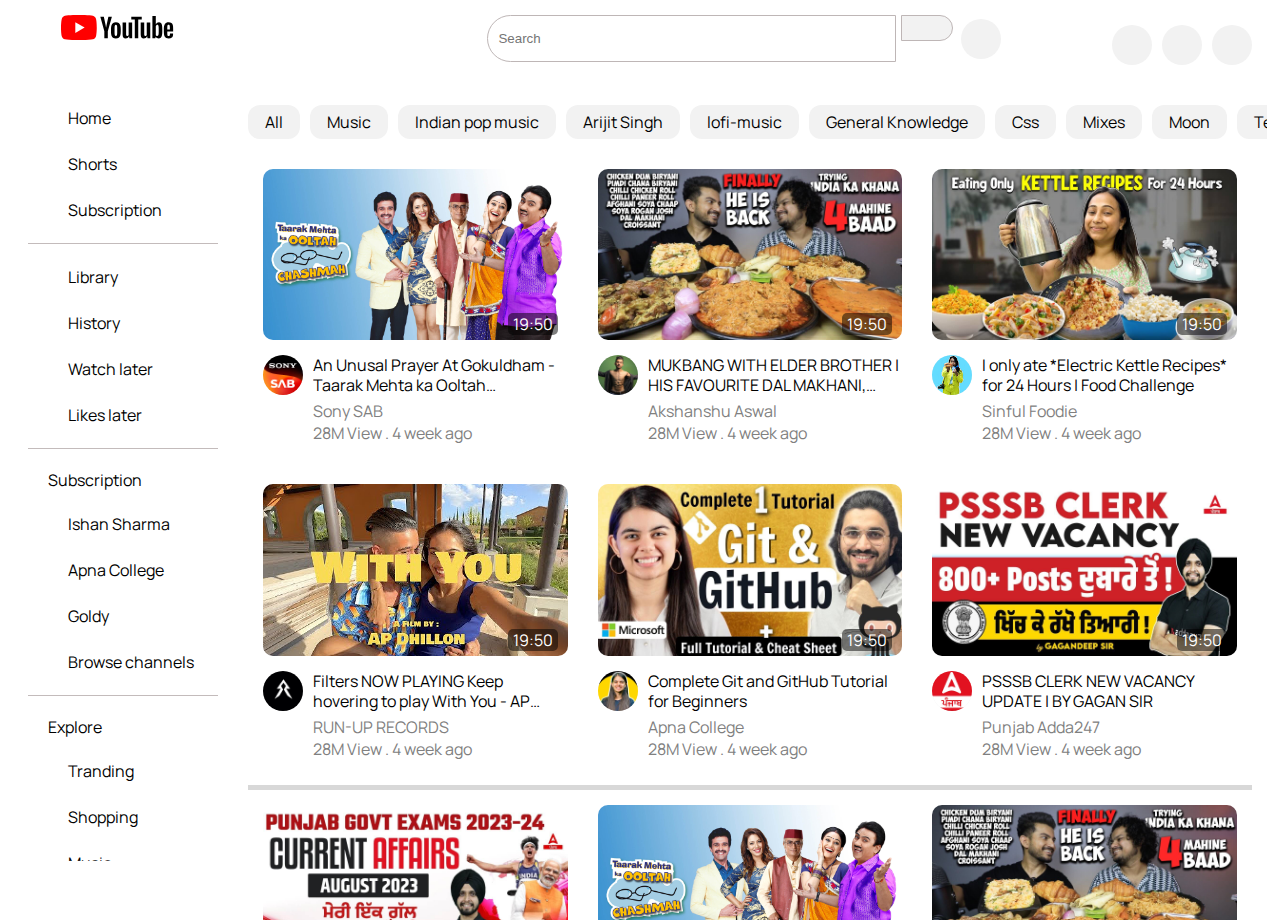
<file: index.html>
<!DOCTYPE html>
<html lang="en">
<head>
    <meta charset="UTF-8">
    <meta name="viewport" content="width=device-width, initial-scale=1.0">
    <title>YouTube - Home Page</title>
    <link rel="stylesheet" href="assets/css/style.css">
    <link rel="preconnect" href="https://fonts.googleapis.com">
    <link rel="preconnect" href="https://fonts.gstatic.com" crossorigin>
    <link href="https://fonts.googleapis.com/css2?family=Manrope&display=swap" rel="stylesheet">
    <link rel="stylesheet" href="https://cdnjs.cloudflare.com/ajax/libs/font-awesome/6.4.2/css/all.min.css" integrity="sha512-z3gLpd7yknf1YoNbCzqRKc4qyor8gaKU1qmn+CShxbuBusANI9QpRohGBreCFkKxLhei6S9CQXFEbbKuqLg0DA==" crossorigin="anonymous" referrerpolicy="no-referrer" />
</head>
<body>
    <header class="mobile-display-none tablet-display-none">
        <div class="container">
            <div class="row">
                <div class="col col-20">
                    <div class="flex">
                        <div class="header-icon mobile-display-none">
                            <a href="#" class="toggle-button">
                                <i class="fa-solid fa-bars"></i>
                            </a>
                        </div>
                        <div class="logo">
                            <a href="index.html">
                                <svg class="external-icon" viewBox="0 0 90 20" focusable="false" style="pointer-events: none; display: block; width: 60%; height: 100%;">
                                    <svg viewBox="0 0 90 20" preserveAspectRatio="xMidYMid meet" xmlns="http://www.w3.org/2000/svg">
                                      <g>
                                        <path d="M27.9727 3.12324C27.6435 1.89323 26.6768 0.926623 25.4468 0.597366C23.2197 2.24288e-07 14.285 0 14.285 0C14.285 0 5.35042 2.24288e-07 3.12323 0.597366C1.89323 0.926623 0.926623 1.89323 0.597366 3.12324C2.24288e-07 5.35042 0 10 0 10C0 10 2.24288e-07 14.6496 0.597366 16.8768C0.926623 18.1068 1.89323 19.0734 3.12323 19.4026C5.35042 20 14.285 20 14.285 20C14.285 20 23.2197 20 25.4468 19.4026C26.6768 19.0734 27.6435 18.1068 27.9727 16.8768C28.5701 14.6496 28.5701 10 28.5701 10C28.5701 10 28.5677 5.35042 27.9727 3.12324Z" fill="#FF0000"></path>
                                        <path d="M11.4253 14.2854L18.8477 10.0004L11.4253 5.71533V14.2854Z" fill="white"></path>
                                      </g>
                                      <g>
                                        <g>
                                          <path d="M34.6024 13.0036L31.3945 1.41846H34.1932L35.3174 6.6701C35.6043 7.96361 35.8136 9.06662 35.95 9.97913H36.0323C36.1264 9.32532 36.3381 8.22937 36.665 6.68892L37.8291 1.41846H40.6278L37.3799 13.0036V18.561H34.6001V13.0036H34.6024Z"></path>
                                          <path d="M41.4697 18.1937C40.9053 17.8127 40.5031 17.22 40.2632 16.4157C40.0257 15.6114 39.9058 14.5437 39.9058 13.2078V11.3898C39.9058 10.0422 40.0422 8.95805 40.315 8.14196C40.5878 7.32588 41.0135 6.72851 41.592 6.35457C42.1706 5.98063 42.9302 5.79248 43.871 5.79248C44.7976 5.79248 45.5384 5.98298 46.0981 6.36398C46.6555 6.74497 47.0647 7.34234 47.3234 8.15137C47.5821 8.96275 47.7115 10.0422 47.7115 11.3898V13.2078C47.7115 14.5437 47.5845 15.6161 47.3329 16.4251C47.0812 17.2365 46.672 17.8292 46.1075 18.2031C45.5431 18.5771 44.7764 18.7652 43.8098 18.7652C42.8126 18.7675 42.0342 18.5747 41.4697 18.1937ZM44.6353 16.2323C44.7905 15.8231 44.8705 15.1575 44.8705 14.2309V10.3292C44.8705 9.43077 44.7929 8.77225 44.6353 8.35833C44.4777 7.94206 44.2026 7.7351 43.8074 7.7351C43.4265 7.7351 43.156 7.94206 43.0008 8.35833C42.8432 8.77461 42.7656 9.43077 42.7656 10.3292V14.2309C42.7656 15.1575 42.8408 15.8254 42.9914 16.2323C43.1419 16.6415 43.4123 16.8461 43.8074 16.8461C44.2026 16.8461 44.4777 16.6415 44.6353 16.2323Z"></path>
                                          <path d="M56.8154 18.5634H54.6094L54.3648 17.03H54.3037C53.7039 18.1871 52.8055 18.7656 51.6061 18.7656C50.7759 18.7656 50.1621 18.4928 49.767 17.9496C49.3719 17.4039 49.1743 16.5526 49.1743 15.3955V6.03751H51.9942V15.2308C51.9942 15.7906 52.0553 16.188 52.1776 16.4256C52.2999 16.6631 52.5045 16.783 52.7914 16.783C53.036 16.783 53.2712 16.7078 53.497 16.5573C53.7228 16.4067 53.8874 16.2162 53.9979 15.9858V6.03516H56.8154V18.5634Z"></path>
                                          <path d="M64.4755 3.68758H61.6768V18.5629H58.9181V3.68758H56.1194V1.42041H64.4755V3.68758Z"></path>
                                          <path d="M71.2768 18.5634H69.0708L68.8262 17.03H68.7651C68.1654 18.1871 67.267 18.7656 66.0675 18.7656C65.2373 18.7656 64.6235 18.4928 64.2284 17.9496C63.8333 17.4039 63.6357 16.5526 63.6357 15.3955V6.03751H66.4556V15.2308C66.4556 15.7906 66.5167 16.188 66.639 16.4256C66.7613 16.6631 66.9659 16.783 67.2529 16.783C67.4974 16.783 67.7326 16.7078 67.9584 16.5573C68.1842 16.4067 68.3488 16.2162 68.4593 15.9858V6.03516H71.2768V18.5634Z"></path>
                                          <path d="M80.609 8.0387C80.4373 7.24849 80.1621 6.67699 79.7812 6.32186C79.4002 5.96674 78.8757 5.79035 78.2078 5.79035C77.6904 5.79035 77.2059 5.93616 76.7567 6.23014C76.3075 6.52412 75.9594 6.90747 75.7148 7.38489H75.6937V0.785645H72.9773V18.5608H75.3056L75.5925 17.3755H75.6537C75.8724 17.7988 76.1993 18.1304 76.6344 18.3774C77.0695 18.622 77.554 18.7443 78.0855 18.7443C79.038 18.7443 79.7412 18.3045 80.1904 17.4272C80.6396 16.5476 80.8653 15.1765 80.8653 13.3092V11.3266C80.8653 9.92722 80.7783 8.82892 80.609 8.0387ZM78.0243 13.1492C78.0243 14.0617 77.9867 14.7767 77.9114 15.2941C77.8362 15.8115 77.7115 16.1808 77.5328 16.3971C77.3564 16.6158 77.1165 16.724 76.8178 16.724C76.585 16.724 76.371 16.6699 76.1734 16.5594C75.9759 16.4512 75.816 16.2866 75.6937 16.0702V8.96062C75.7877 8.6196 75.9524 8.34209 76.1852 8.12337C76.4157 7.90465 76.6697 7.79646 76.9401 7.79646C77.2271 7.79646 77.4481 7.90935 77.6034 8.13278C77.7609 8.35855 77.8691 8.73485 77.9303 9.26636C77.9914 9.79787 78.022 10.5528 78.022 11.5335V13.1492H78.0243Z"></path>
                                          <path d="M84.8657 13.8712C84.8657 14.6755 84.8892 15.2776 84.9363 15.6798C84.9833 16.0819 85.0821 16.3736 85.2326 16.5594C85.3831 16.7428 85.6136 16.8345 85.9264 16.8345C86.3474 16.8345 86.639 16.6699 86.7942 16.343C86.9518 16.0161 87.0365 15.4705 87.0506 14.7085L89.4824 14.8519C89.4965 14.9601 89.5035 15.1106 89.5035 15.3011C89.5035 16.4582 89.186 17.3237 88.5534 17.8952C87.9208 18.4667 87.0247 18.7536 85.8676 18.7536C84.4777 18.7536 83.504 18.3185 82.9466 17.446C82.3869 16.5735 82.1094 15.2259 82.1094 13.4008V11.2136C82.1094 9.33452 82.3987 7.96105 82.9772 7.09558C83.5558 6.2301 84.5459 5.79736 85.9499 5.79736C86.9165 5.79736 87.6597 5.97375 88.1771 6.32888C88.6945 6.684 89.059 7.23433 89.2707 7.98457C89.4824 8.7348 89.5882 9.76961 89.5882 11.0913V13.2362H84.8657V13.8712ZM85.2232 7.96811C85.0797 8.14449 84.9857 8.43377 84.9363 8.83593C84.8892 9.2381 84.8657 9.84722 84.8657 10.6657V11.5641H86.9283V10.6657C86.9283 9.86133 86.9001 9.25221 86.846 8.83593C86.7919 8.41966 86.6931 8.12803 86.5496 7.95635C86.4062 7.78702 86.1851 7.7 85.8864 7.7C85.5854 7.70235 85.3643 7.79172 85.2232 7.96811Z"></path>
                                        </g>
                                      </g>
                                    </svg>
                                </svg>
                            </a>
                        </div>
                    </div>
                </div>

                <div class="col col-60">
                    <div class="header-center mobile-display-none">
                        <div class="col-30"></div>
                        <div class="search-bar">
                            <input type="search" name="n1" placeholder="Search">
                            <a href="#" class="btn search-icon" title="Search with your voice">
                                <i class="fa-solid fa-magnifying-glass"></i>
                            </a>
                        </div>
                        <div>
                            <a href="#" class="btn-2">
                                <i class="fa-solid fa-microphone"></i>
                            </a>
                        </div>
                    </div>
                </div>

                <div class="col header-left">
                    <div class="action-btns">
                        <div class="create-btn mobile-display-none">
                            <a href="#" class="btn-2" ><i class="fa-solid fa-square-plus"></i></a>
                        </div>
                        <div class="create-btn mobile-display-none">
                            <a href="#" class="btn-2"><i class="fa-regular fa-bell"></i></a>
                        </div>
                        <div class="create-btn">
                            <a href="#" class="btn-2"><i class="fa-regular fa-user"></i></a>
                        </div>
                    </div>
                </div>
            </div>
        </div>
    </header>

    <header class="mobile-header mobile-display tablet-display" style="box-shadow: 0 0 7px 0 #d4d0d0;">
        <div class="container">
            <div class="row">
                <div class="col mobile-header-left">
                    <a href="index.html">
                        <svg class="external-icon" viewBox="0 0 90 20" focusable="false" style="pointer-events: none; display: block; width: 45%; height: 100%;">
                            <svg viewBox="0 0 90 20" preserveAspectRatio="xMidYMid meet" xmlns="http://www.w3.org/2000/svg">
                              <g>
                                <path d="M27.9727 3.12324C27.6435 1.89323 26.6768 0.926623 25.4468 0.597366C23.2197 2.24288e-07 14.285 0 14.285 0C14.285 0 5.35042 2.24288e-07 3.12323 0.597366C1.89323 0.926623 0.926623 1.89323 0.597366 3.12324C2.24288e-07 5.35042 0 10 0 10C0 10 2.24288e-07 14.6496 0.597366 16.8768C0.926623 18.1068 1.89323 19.0734 3.12323 19.4026C5.35042 20 14.285 20 14.285 20C14.285 20 23.2197 20 25.4468 19.4026C26.6768 19.0734 27.6435 18.1068 27.9727 16.8768C28.5701 14.6496 28.5701 10 28.5701 10C28.5701 10 28.5677 5.35042 27.9727 3.12324Z" fill="#FF0000"></path>
                                <path d="M11.4253 14.2854L18.8477 10.0004L11.4253 5.71533V14.2854Z" fill="white"></path>
                              </g>
                              <g>
                                <g>
                                  <path d="M34.6024 13.0036L31.3945 1.41846H34.1932L35.3174 6.6701C35.6043 7.96361 35.8136 9.06662 35.95 9.97913H36.0323C36.1264 9.32532 36.3381 8.22937 36.665 6.68892L37.8291 1.41846H40.6278L37.3799 13.0036V18.561H34.6001V13.0036H34.6024Z"></path>
                                  <path d="M41.4697 18.1937C40.9053 17.8127 40.5031 17.22 40.2632 16.4157C40.0257 15.6114 39.9058 14.5437 39.9058 13.2078V11.3898C39.9058 10.0422 40.0422 8.95805 40.315 8.14196C40.5878 7.32588 41.0135 6.72851 41.592 6.35457C42.1706 5.98063 42.9302 5.79248 43.871 5.79248C44.7976 5.79248 45.5384 5.98298 46.0981 6.36398C46.6555 6.74497 47.0647 7.34234 47.3234 8.15137C47.5821 8.96275 47.7115 10.0422 47.7115 11.3898V13.2078C47.7115 14.5437 47.5845 15.6161 47.3329 16.4251C47.0812 17.2365 46.672 17.8292 46.1075 18.2031C45.5431 18.5771 44.7764 18.7652 43.8098 18.7652C42.8126 18.7675 42.0342 18.5747 41.4697 18.1937ZM44.6353 16.2323C44.7905 15.8231 44.8705 15.1575 44.8705 14.2309V10.3292C44.8705 9.43077 44.7929 8.77225 44.6353 8.35833C44.4777 7.94206 44.2026 7.7351 43.8074 7.7351C43.4265 7.7351 43.156 7.94206 43.0008 8.35833C42.8432 8.77461 42.7656 9.43077 42.7656 10.3292V14.2309C42.7656 15.1575 42.8408 15.8254 42.9914 16.2323C43.1419 16.6415 43.4123 16.8461 43.8074 16.8461C44.2026 16.8461 44.4777 16.6415 44.6353 16.2323Z"></path>
                                  <path d="M56.8154 18.5634H54.6094L54.3648 17.03H54.3037C53.7039 18.1871 52.8055 18.7656 51.6061 18.7656C50.7759 18.7656 50.1621 18.4928 49.767 17.9496C49.3719 17.4039 49.1743 16.5526 49.1743 15.3955V6.03751H51.9942V15.2308C51.9942 15.7906 52.0553 16.188 52.1776 16.4256C52.2999 16.6631 52.5045 16.783 52.7914 16.783C53.036 16.783 53.2712 16.7078 53.497 16.5573C53.7228 16.4067 53.8874 16.2162 53.9979 15.9858V6.03516H56.8154V18.5634Z"></path>
                                  <path d="M64.4755 3.68758H61.6768V18.5629H58.9181V3.68758H56.1194V1.42041H64.4755V3.68758Z"></path>
                                  <path d="M71.2768 18.5634H69.0708L68.8262 17.03H68.7651C68.1654 18.1871 67.267 18.7656 66.0675 18.7656C65.2373 18.7656 64.6235 18.4928 64.2284 17.9496C63.8333 17.4039 63.6357 16.5526 63.6357 15.3955V6.03751H66.4556V15.2308C66.4556 15.7906 66.5167 16.188 66.639 16.4256C66.7613 16.6631 66.9659 16.783 67.2529 16.783C67.4974 16.783 67.7326 16.7078 67.9584 16.5573C68.1842 16.4067 68.3488 16.2162 68.4593 15.9858V6.03516H71.2768V18.5634Z"></path>
                                  <path d="M80.609 8.0387C80.4373 7.24849 80.1621 6.67699 79.7812 6.32186C79.4002 5.96674 78.8757 5.79035 78.2078 5.79035C77.6904 5.79035 77.2059 5.93616 76.7567 6.23014C76.3075 6.52412 75.9594 6.90747 75.7148 7.38489H75.6937V0.785645H72.9773V18.5608H75.3056L75.5925 17.3755H75.6537C75.8724 17.7988 76.1993 18.1304 76.6344 18.3774C77.0695 18.622 77.554 18.7443 78.0855 18.7443C79.038 18.7443 79.7412 18.3045 80.1904 17.4272C80.6396 16.5476 80.8653 15.1765 80.8653 13.3092V11.3266C80.8653 9.92722 80.7783 8.82892 80.609 8.0387ZM78.0243 13.1492C78.0243 14.0617 77.9867 14.7767 77.9114 15.2941C77.8362 15.8115 77.7115 16.1808 77.5328 16.3971C77.3564 16.6158 77.1165 16.724 76.8178 16.724C76.585 16.724 76.371 16.6699 76.1734 16.5594C75.9759 16.4512 75.816 16.2866 75.6937 16.0702V8.96062C75.7877 8.6196 75.9524 8.34209 76.1852 8.12337C76.4157 7.90465 76.6697 7.79646 76.9401 7.79646C77.2271 7.79646 77.4481 7.90935 77.6034 8.13278C77.7609 8.35855 77.8691 8.73485 77.9303 9.26636C77.9914 9.79787 78.022 10.5528 78.022 11.5335V13.1492H78.0243Z"></path>
                                  <path d="M84.8657 13.8712C84.8657 14.6755 84.8892 15.2776 84.9363 15.6798C84.9833 16.0819 85.0821 16.3736 85.2326 16.5594C85.3831 16.7428 85.6136 16.8345 85.9264 16.8345C86.3474 16.8345 86.639 16.6699 86.7942 16.343C86.9518 16.0161 87.0365 15.4705 87.0506 14.7085L89.4824 14.8519C89.4965 14.9601 89.5035 15.1106 89.5035 15.3011C89.5035 16.4582 89.186 17.3237 88.5534 17.8952C87.9208 18.4667 87.0247 18.7536 85.8676 18.7536C84.4777 18.7536 83.504 18.3185 82.9466 17.446C82.3869 16.5735 82.1094 15.2259 82.1094 13.4008V11.2136C82.1094 9.33452 82.3987 7.96105 82.9772 7.09558C83.5558 6.2301 84.5459 5.79736 85.9499 5.79736C86.9165 5.79736 87.6597 5.97375 88.1771 6.32888C88.6945 6.684 89.059 7.23433 89.2707 7.98457C89.4824 8.7348 89.5882 9.76961 89.5882 11.0913V13.2362H84.8657V13.8712ZM85.2232 7.96811C85.0797 8.14449 84.9857 8.43377 84.9363 8.83593C84.8892 9.2381 84.8657 9.84722 84.8657 10.6657V11.5641H86.9283V10.6657C86.9283 9.86133 86.9001 9.25221 86.846 8.83593C86.7919 8.41966 86.6931 8.12803 86.5496 7.95635C86.4062 7.78702 86.1851 7.7 85.8864 7.7C85.5854 7.70235 85.3643 7.79172 85.2232 7.96811Z"></path>
                                </g>
                              </g>
                            </svg>
                        </svg>
                    </a>
                </div>
                <div class="col  mobile-header-right">
                        <div class="create-btn">
                            <a href="#" class="btn-2"><i class="fa-solid fa-magnifying-glass"></i></a>
                        </div>
                        <div class="create-btn">
                            <a href="#" class="btn-2"><i class="fa-regular fa-user"></i></a>
                        </div>
                </div>
            </div>
        </div>
    </header>

    <section>
        <div class="container">
            <div class="row">
                <div class="col side-bar pr-0 mobile-display-none tablet-display-none">
                    <div class="sidebar">
                        <a href="#" class="sidebar-content">
                            <i class="fa-solid fa-house"></i>
                            <span>Home</span>
                        </a>
                    
                        <a href="#" class="sidebar-content">
                            <i class="fa-regular fa-circle-play"></i>
                            <span>Shorts</span>
                        </a>

                        <a href="#" class="sidebar-content">
                            <i class="fa-solid fa-house"></i>
                            <span>Subscription</span>
                        </a>

                        <div class="line"></div>

                        <a href="#" class="sidebar-content">
                            <i class="fa-solid fa-book"></i>
                            <span>Library</span>
                        </a>

                        <div class="none">
                        <a href="#" class="sidebar-content">
                            <i class="fa-solid fa-clock-rotate-left"></i>
                            <span>History</span>
                        </a>

                        <a href="#" class="sidebar-content">
                            <i class="fa-regular fa-clock"></i>
                            <span>Watch later</span>
                        </a>

                        <a href="#" class="sidebar-content">
                            <i class="fa-regular fa-thumbs-up"></i>
                            <span>Likes later</span>
                        </a>

                        <div class="line"></div>

                        <div class="padding">Subscription</div>

                        <a href="#" class="sidebar-content">
                            <i class="fa-regular fa-user"></i>
                            <span>Ishan Sharma</span>
                        </a>

                        <a href="#" class="sidebar-content">
                            <i class="fa-regular fa-user"></i>
                            <span>Apna College</span>
                        </a>

                        <a href="#" class="sidebar-content">
                            <i class="fa-regular fa-user"></i>
                            <span>Goldy</span>
                        </a>

                        <a href="#" class="sidebar-content">
                            <i class="fa-solid fa-circle-plus"></i>
                            <span>Browse channels</span>
                        </a>

                        <div class="line"></div>

                        <div class="padding">Explore</div>

                        <a href="#" class="sidebar-content">
                            <i class="fa-solid fa-circle-plus"></i>
                            <span>Tranding</span>
                        </a>

                        <a href="#" class="sidebar-content">
                            <i class="fa-solid fa-bag-shopping"></i>
                            <span>Shopping</span>
                        </a>
                    
                        <a href="#" class="sidebar-content">
                            <i class="fa-solid fa-music"></i>
                            <span>Music</span>
                        </a>

                        <a href="#" class="sidebar-content">
                            <svg height="24" viewBox="0 0 24 24" width="24" focusable="false" style="pointer-events: none; height: 100%; margin-right: 15px; margin-bottom: -5px;"><path d="m22.01 4.91-.5-2.96L1.64 5.19 2 8v13h20V8H3.06l18.95-3.09zM5 9l1 3h3L8 9h2l1 3h3l-1-3h2l1 3h3l-1-3h3v11H3V9h2z"></path></svg>
                            <span>Movie</span>
                        </a>
                        
                        <a href="#" class="sidebar-content">
                            <i class="fa-solid fa-tower-broadcast"></i>
                            <span>live</span>
                        </a>

                        <a href="#" class="sidebar-content">
                            <i class="fa-solid fa-gamepad"></i>
                            <span>Gaming</span>
                        </a>
                    
                        <a href="#" class="sidebar-content">
                            <i class="fa-solid fa-trophy"></i>
                            <span>Sports</span>
                        </a>
                        
                        <a href="#" class="sidebar-content">
                            <svg enable-background="new 0 0 24 24" height="24" viewBox="0 0 24 24" width="24" focusable="false" style="pointer-events: none; height: 100%;    margin-right: 15px;
                            margin-bottom: -5px;"><path d="M11 11v6H7v-6h4m1-1H6v8h6v-8zM3 3.03V21h14l4-4V3.03M20 4v11.99l-.01.01H16v3.99l-.01.01H4V4h16zm-2 4H6V6h12v2zm0 7h-5v-2h5v2zm0-3h-5v-2h5v2z"></path></svg>
                            <span>News</span>
                        </a>
                    
                        <a href="#" class="sidebar-content">
                            <svg enable-background="new 0 0 24 24" height="24" viewBox="0 0 24 24" width="24" focusable="false" style="pointer-events: none; height: 100%;     margin-right: 15px;
                            margin-bottom: -5px;"><path d="M16 21h-2.28c-.35.6-.98 1-1.72 1s-1.38-.4-1.72-1H8v-1h8v1zm4-11c0 2.96-1.61 5.54-4 6.92V19H8v-2.08C5.61 15.54 4 12.96 4 10c0-4.42 3.58-8 8-8s8 3.58 8 8zm-5 8v-1.66l.5-.29C17.66 14.8 19 12.48 19 10c0-3.86-3.14-7-7-7s-7 3.14-7 7c0 2.48 1.34 4.8 3.5 6.06l.5.28V18h6z"></path></svg>
                            <span>learning</span>
                        </a>

                        <a href="#" class="sidebar-content">
                            <svg height="24" style="pointer-events: none; height: 100%;     margin-right: 15px;
                            margin-bottom: -5px;" viewBox="0 0 24 24" width="24" focusable="false"><path d="M12.5 6.44v-.5C13.36 5.71 14 4.93 14 4c0-1.1-.9-2-2-2s-2 .9-2 2h1c0-.55.45-1 1-1s1 .45 1 1-.45 1-1 1h-.5v1.44L4 13h2v6h1v2h1v-2h2v3h1v-3h2v2h1v-2h1v-3h3v-3h2l-7.5-6.56zM6.66 12 12 7.33 17.34 12H6.66zM14 18H7v-5h7v5zm1-3v-2h2v2h-2z"></path></svg>
                            <span>Fashion & Beauty</span>
                        </a>
                        
                        <div class="line"></div>

                        <div class="padding">More From Youtube</div>

                        <a href="#" class="sidebar-content">
                            <svg class="external-icon" viewBox="0 0 97 20" style="width: 12%; pointer-events: none; " focusable="false">
                                <svg viewBox="0 0 97 20" preserveAspectRatio="xMidYMid meet" xmlns="http://www.w3.org/2000/svg">
                                    <g>
                                    <path d="M27.9704 3.12324C27.6411 1.89323 26.6745 0.926623 25.4445 0.597366C23.2173 2.24288e-07 14.2827 0 14.2827 0C14.2827 0 5.34807 2.24288e-07 3.12088 0.597366C1.89323 0.926623 0.924271 1.89323 0.595014 3.12324C-2.8036e-07 5.35042 0 10 0 10C0 10 -1.57002e-06 14.6496 0.597364 16.8768C0.926621 18.1068 1.89323 19.0734 3.12324 19.4026C5.35042 20 14.285 20 14.285 20C14.285 20 23.2197 20 25.4468 19.4026C26.6769 19.0734 27.6435 18.1068 27.9727 16.8768C28.5701 14.6496 28.5701 10 28.5701 10C28.5701 10 28.5677 5.35042 27.9704 3.12324Z" fill="#FF0000"></path>
                                    <path d="M11.4275 14.2854L18.8475 10.0004L11.4275 5.71533V14.2854Z" fill="white"></path>
                                    </g>
                                    <g>
                                    <path d="M40.0566 6.34524V7.03668C40.0566 10.4915 38.5255 12.5118 35.1742 12.5118H34.6638V18.5583H31.9263V1.42285H35.414C38.6078 1.42285 40.0566 2.7728 40.0566 6.34524ZM37.1779 6.59218C37.1779 4.09924 36.7287 3.50658 35.1765 3.50658H34.6662V10.4727H35.1365C36.6064 10.4727 37.1803 9.40968 37.1803 7.10253L37.1779 6.59218Z"></path>
                                    <path d="M46.5336 5.8345L46.3901 9.08238C45.2259 8.83779 44.264 9.02123 43.836 9.77382V18.5579H41.1196V6.0391H43.2857L43.5303 8.75312H43.6337C43.9183 6.77288 44.8379 5.771 46.0232 5.771C46.1949 5.7757 46.3666 5.79687 46.5336 5.8345Z"></path>
                                    <path d="M49.6567 13.2456V13.8782C49.6567 16.0842 49.779 16.8415 50.7198 16.8415C51.6182 16.8415 51.8228 16.1501 51.8439 14.7178L54.2734 14.8613C54.4568 17.5565 53.0481 18.763 50.6586 18.763C47.7588 18.763 46.9004 16.8627 46.9004 13.4126V11.223C46.9004 7.58707 47.8599 5.80908 50.7409 5.80908C53.6407 5.80908 54.3769 7.32131 54.3769 11.0984V13.2456H49.6567ZM49.6567 10.6703V11.5687H51.7193V10.675C51.7193 8.37258 51.5547 7.71172 50.6821 7.71172C49.8096 7.71172 49.6567 8.38669 49.6567 10.675V10.6703Z"></path>
                                    <path d="M68.4103 9.09902V18.5557H65.5928V9.30834C65.5928 8.28764 65.327 7.77729 64.7132 7.77729C64.2216 7.77729 63.7724 8.06186 63.4667 8.59338C63.4832 8.76271 63.4902 8.93439 63.4879 9.10373V18.5605H60.668V9.30834C60.668 8.28764 60.4022 7.77729 59.7884 7.77729C59.2969 7.77729 58.8665 8.06186 58.5631 8.57456V18.5628H55.7456V6.03929H57.9728L58.2221 7.63383H58.2621C58.8947 6.42969 59.9178 5.77588 61.1219 5.77588C62.3072 5.77588 62.9799 6.36854 63.288 7.43157C63.9418 6.34973 64.9225 5.77588 66.0443 5.77588C67.7564 5.77588 68.4103 7.00119 68.4103 9.09902Z"></path>
                                    <path d="M69.8191 2.8338C69.8191 1.4862 70.3106 1.09814 71.3501 1.09814C72.4132 1.09814 72.8812 1.54734 72.8812 2.8338C72.8812 4.22373 72.4108 4.57181 71.3501 4.57181C70.3106 4.56945 69.8191 4.22138 69.8191 2.8338ZM69.9837 6.03935H72.6789V18.5629H69.9837V6.03935Z"></path>
                                    <path d="M81.891 6.03955V18.5631H79.6849L79.4403 17.032H79.3792C78.7466 18.2573 77.827 18.7677 76.684 18.7677C75.0095 18.7677 74.2522 17.7046 74.2522 15.3975V6.0419H77.0697V15.2352C77.0697 16.3382 77.3002 16.7874 77.867 16.7874C78.3844 16.7663 78.8477 16.4582 79.0688 15.9902V6.0419H81.891V6.03955Z"></path>
                                    <path d="M96.1901 9.09893V18.5557H93.3726V9.30825C93.3726 8.28755 93.1068 7.7772 92.493 7.7772C92.0015 7.7772 91.5523 8.06177 91.2465 8.59329C91.263 8.76027 91.2701 8.9296 91.2677 9.09893V18.5557H88.4502V9.30825C88.4502 8.28755 88.1845 7.7772 87.5706 7.7772C87.0791 7.7772 86.6487 8.06177 86.3453 8.57447V18.5627H83.5278V6.0392H85.7527L85.9973 7.63139H86.0372C86.6699 6.42725 87.6929 5.77344 88.8971 5.77344C90.0824 5.77344 90.755 6.3661 91.0631 7.42913C91.7169 6.34729 92.6976 5.77344 93.8194 5.77344C95.541 5.77579 96.1901 7.0011 96.1901 9.09893Z"></path>
                                    <path d="M40.0566 6.34524V7.03668C40.0566 10.4915 38.5255 12.5118 35.1742 12.5118H34.6638V18.5583H31.9263V1.42285H35.414C38.6078 1.42285 40.0566 2.7728 40.0566 6.34524ZM37.1779 6.59218C37.1779 4.09924 36.7287 3.50658 35.1765 3.50658H34.6662V10.4727H35.1365C36.6064 10.4727 37.1803 9.40968 37.1803 7.10253L37.1779 6.59218Z"></path>
                                    </g>
                                </svg>
                            </svg>
                            <span>Youtube Premium</span>
                        </a>

                        <div class="">
                            <a href="#" class="sidebar-content">
                                <svg viewBox="0 0 24 24" focusable="false" style="pointer-events: none;  width: 10%; height: 100%; margin-right: 15px; margin-bottom: -5px;">
                                    <circle fill="#FF0000" cx="12" cy="12" r="10"></circle>
                                    <polygon fill="#FFFFFF" points="10,14.65 10,9.35 15,12 "></polygon>
                                    <path fill="#FFFFFF" d="M12,7c2.76,0,5,2.24,5,5s-2.24,5-5,5s-5-2.24-5-5S9.24,7,12,7 M12,6c-3.31,0-6,2.69-6,6s2.69,6,6,6s6-2.69,6-6 S15.31,6,12,6L12,6z"></path>
                                </svg>
                                <span>Youtube Music</span>
                            </a>
                        </div>

                        <div class="">
                            <a href="#" class="sidebar-content">
                                <svg viewBox="0 0 24 24" focusable="false" style="pointer-events: none; width: 10%; height: 100%; margin-right: 15px; margin-bottom: -5px;">
                                    <path fill="#FF0000" d="M21.39,13.19c0-0.08,0-0.15,0-0.22c-0.01-0.86-0.5-5-0.78-5.74c-0.32-0.85-0.76-1.5-1.31-1.91 c-0.9-0.67-1.66-0.82-2.6-0.84l-0.02,0c-0.4,0-3.01,0.32-5.2,0.62C9.28,5.4,6.53,5.8,5.88,6.04c-0.9,0.33-1.62,0.77-2.19,1.33 c-1.05,1.04-1.18,2.11-1.04,3.51c0.1,1.09,0.69,5.37,1.02,6.35c0.45,1.32,1.33,2.12,2.47,2.24c0.28,0.03,0.55,0.05,0.82,0.05 c1,0,1.8-0.21,2.72-0.46c1.45-0.39,3.25-0.87,6.97-0.87l0.09,0h0.02c0.91,0,3.14-0.2,4.16-2.07C21.44,15.12,21.41,13.91,21.39,13.19 z"></path>
                                    <path fill="#000" d="M21.99,13.26c0-0.08,0-0.16-0.01-0.24c-0.01-0.92-0.54-5.32-0.83-6.11c-0.34-0.91-0.81-1.59-1.4-2.03 C18.81,4.17,17.99,4.02,17,4l-0.02,0c-0.43,0-3.21,0.34-5.54,0.66c-2.33,0.32-5.25,0.75-5.95,1C4.53,6.01,3.76,6.48,3.16,7.08 c-1.12,1.1-1.25,2.25-1.11,3.74c0.11,1.16,0.73,5.71,1.08,6.75c0.48,1.41,1.41,2.25,2.63,2.38C6.06,19.98,6.34,20,6.63,20 c1.07,0,1.91-0.23,2.89-0.49c1.54-0.41,3.46-0.93,7.41-0.93l0.1,0h0.02c0.97,0,3.34-0.21,4.42-2.2 C22.04,15.32,22.01,14.03,21.99,13.26z M20.59,15.91c-0.82,1.51-2.75,1.68-3.56,1.68l-0.1,0c-4.09,0-6.07,0.53-7.67,0.96 C8.31,18.8,7.56,19,6.63,19c-0.25,0-0.5-0.01-0.76-0.04c-1.04-0.11-1.54-0.99-1.79-1.71c-0.3-0.88-0.91-5.21-1.04-6.53 C2.9,9.25,3.1,8.54,3.86,7.79c0.5-0.5,1.15-0.89,1.97-1.19c0.17-0.06,1.1-0.32,5.74-0.95C14.2,5.29,16.64,5.01,16.99,5 c0.83,0.02,1.43,0.13,2.17,0.69c0.43,0.32,0.79,0.86,1.06,1.58c0.22,0.58,0.76,4.78,0.77,5.77l0.01,0.25 C21.01,13.96,21.04,15.08,20.59,15.91z"></path>
                                    <path fill="#000" d="M11.59,14.76c-0.48,0.36-0.8,0.45-1.01,0.45c-0.16,0-0.25-0.05-0.3-0.08c-0.34-0.18-0.42-0.61-0.5-1.2l-0.01-0.1 c-0.04-0.31-0.26-2.1-0.38-3.16L9.3,9.94C9.26,9.66,9.2,9.19,9.54,8.94c0.32-0.23,0.75-0.09,0.96-0.03c0.53,0.17,3.6,1.23,4.59,1.73 c0.21,0.09,0.67,0.28,0.68,0.83c0.01,0.5-0.38,0.74-0.53,0.82L11.59,14.76z"></path>
                                    <path fill="#FFF" d="M10.3,9.89c0,0,0.5,4.08,0.51,4.19c0.06-0.04,3.79-2.58,3.79-2.58C13.71,11.07,11.07,10.14,10.3,9.89z"></path>
                                    </svg>
                                <span>Youtube Kids</span>
                            </a>
                        </div>

                        <div class="line"></div>

                        <div class="">
                            <a href="#" class="sidebar-content">
                                <svg enable-background="new 0 0 24 24" height="24" viewBox="0 0 24 24" width="24" focusable="false" style="pointer-events: none;  height: 100%;     margin-right: 15px;
                                margin-bottom: -5px;"><path d="M12 9.5c1.38 0 2.5 1.12 2.5 2.5s-1.12 2.5-2.5 2.5-2.5-1.12-2.5-2.5 1.12-2.5 2.5-2.5m0-1c-1.93 0-3.5 1.57-3.5 3.5s1.57 3.5 3.5 3.5 3.5-1.57 3.5-3.5-1.57-3.5-3.5-3.5zM13.22 3l.55 2.2.13.51.5.18c.61.23 1.19.56 1.72.98l.4.32.5-.14 2.17-.62 1.22 2.11-1.63 1.59-.37.36.08.51c.05.32.08.64.08.98s-.03.66-.08.98l-.08.51.37.36 1.63 1.59-1.22 2.11-2.17-.62-.5-.14-.4.32c-.53.43-1.11.76-1.72.98l-.5.18-.13.51-.55 2.24h-2.44l-.55-2.2-.13-.51-.5-.18c-.6-.23-1.18-.56-1.72-.99l-.4-.32-.5.14-2.17.62-1.21-2.12 1.63-1.59.37-.36-.08-.51c-.05-.32-.08-.65-.08-.98s.03-.66.08-.98l.08-.51-.37-.36L3.6 8.56l1.22-2.11 2.17.62.5.14.4-.32c.53-.44 1.11-.77 1.72-.99l.5-.18.13-.51.54-2.21h2.44M14 2h-4l-.74 2.96c-.73.27-1.4.66-2 1.14l-2.92-.83-2 3.46 2.19 2.13c-.06.37-.09.75-.09 1.14s.03.77.09 1.14l-2.19 2.13 2 3.46 2.92-.83c.6.48 1.27.87 2 1.14L10 22h4l.74-2.96c.73-.27 1.4-.66 2-1.14l2.92.83 2-3.46-2.19-2.13c.06-.37.09-.75.09-1.14s-.03-.77-.09-1.14l2.19-2.13-2-3.46-2.92.83c-.6-.48-1.27-.87-2-1.14L14 2z"></path></svg>
                                <span>Settings</span>
                            </a>
                        </div>

                        <div class="">
                            <a href="#" class="sidebar-content">
                                <svg enable-background="new 0 0 24 24" height="24" viewBox="0 0 24 24" width="24" focusable="false" style="pointer-events: none; height: 100%;     margin-right: 15px;
                                margin-bottom: -5px;"><path d="m13.18 4 .24 1.2.16.8H19v7h-5.18l-.24-1.2-.16-.8H6V4h7.18M14 3H5v18h1v-9h6.6l.4 2h7V5h-5.6L14 3z"></path></svg>
                                <span>Report history</span>
                            </a>
                        </div>

                        <div class="">
                            <a href="#" class="sidebar-content">
                                <svg enable-background="new 0 0 24 24" height="24" viewBox="0 0 24 24" width="24" focusable="false" style="pointer-events: none; height: 100%;     margin-right: 15px;
                                margin-bottom: -5px;"><path d="M15.36 9.96c0 1.09-.67 1.67-1.31 2.24-.53.47-1.03.9-1.16 1.6l-.04.2H11.1l.03-.28c.14-1.17.8-1.76 1.47-2.27.52-.4 1.01-.77 1.01-1.49 0-.51-.23-.97-.63-1.29-.4-.31-.92-.42-1.42-.29-.59.15-1.05.67-1.19 1.34l-.05.28H8.57l.06-.42c.2-1.4 1.15-2.53 2.42-2.87 1.05-.29 2.14-.08 2.98.57.85.64 1.33 1.62 1.33 2.68zM12 18c.55 0 1-.45 1-1s-.45-1-1-1-1 .45-1 1 .45 1 1 1zm0-15c-4.96 0-9 4.04-9 9s4.04 9 9 9 9-4.04 9-9-4.04-9-9-9m0-1c5.52 0 10 4.48 10 10s-4.48 10-10 10S2 17.52 2 12 6.48 2 12 2z"></path></svg>
                                <span>Help</span>
                            </a>
                        </div>

                        <div class="">
                            <a href="#" class="sidebar-content">
                                <svg enable-background="new 0 0 24 24" height="24" viewBox="0 0 24 24" width="24" focusable="false" style="pointer-events: none; height: 100%;     margin-right: 15px;
                                margin-bottom: -5px;"><path d="M13 14h-2v-2h2v2zm0-9h-2v6h2V5zm6-2H5v16.59l3.29-3.29.3-.3H19V3m1-1v15H9l-5 5V2h16z"></path></svg>
                                <span>Send Feedback</span>
                            </a>
                        </div>

                        <div class="line"></div>

                        <div class="sidebar-footer">
                            <div class="footer-links">
                                <a href="#" class="footer-links-item ">About</a>
                                <a href="#" class="footer-links-item ">Press</a>
                                <a href="#" class="footer-links-item ">Copyright</a>
                                <a href="#" class="footer-links-item ">Contact us</a>
                                <a href="#" class="footer-links-item ">Creators</a>
                                <a href="#" class="footer-links-item ">Advertise</a>
                                <a href="#" class="footer-links-item ">Developer</a>
                            </div>

                            <div class="footer-links">
                                <a href="#" class="footer-links-item ">Terms</a>
                                <a href="#" class="footer-links-item ">Privacy</a>
                                <a href="#" class="footer-links-item ">Policy & Safety</a>
                                <a href="#" class="footer-links-item ">How Youtube works</a>
                                <a href="#" class="footer-links-item ">Test new features</a>
                            </div>
                            
                        </div>
                    </div>
                    </div>

                </div>

                <div class="col main-menu pr-0 mobile-col-100 tablet-col-100">
                    <div class="action-btns">
                   
                       <a href="#" class="action-btn">
                            All
                        </a>
                    
                        <a href="#" class="action-btn">
                            Music
                        </a>
    
                        <a href="#" class="action-btn">
                            Indian pop music
                        </a>
    
                        <a href="#" class="action-btn">
                            Arijit Singh
                        </a>
    
                        <a href="#" class="action-btn">
                            lofi-music
                        </a>
    
                        <a href="#" class="action-btn">
                            General Knowledge
                        </a>
    
                        <a href="#" class="action-btn">
                            Css
                        </a>
    
                        <a href="#" class="action-btn">
                            Mixes
                        </a>
    
                        <a href="#" class="action-btn">
                            Moon
                        </a>
    
                        <a href="#" class="action-btn">
                            Tests
                        </a>
    
                        <a href="#" class="action-btn">
                            Tests
                        </a>
                    </div>

                    <div class="scroll">
                        <div class="row flex-wrap">
                            <div class="col col-33 mobile-col-100 tablet-col-33">
                                <div class="card">
                                    <div class="card-img">
                                        <a href="content.html">
                                            <img src="assets/image/image.jpg" alt="">
                                        </a>
                                        <div class="time">
                                        19:50
                                        </div>
                                    </div>
                                    <div class="card-content">
                                        <div class="profile">
                                            <a href="#" class="btn-2">
                                                <img src="assets/image/image2.jpg" alt="">
                                            </a>
                                        </div>
                                        <div class="content">
                                            <a href="#" class="title">
                                                An Unusal Prayer At Gokuldham - Taarak Mehta ka Ooltah Chashmah - Throwback
                                            </a>
                                            <div class="mt-5">
                                                <div>
                                                    <a href="#" class="color"> Sony SAB
                                                    <i class="fa-solid fa-circle-check"></i></a>
                                                </div>
                                                <div>
                                                    <a href="#" class="color"> 28M View . 4 week ago</a>
                                                </div>
                                            </div>
                                        </div>
                                    </div>
                                </div>
                            </div>

                            <div class="col col-33 mobile-col-100 tablet-col-33">
                                <div class="card">
                                    <div class="card-img">
                                        <a href="content.html">
                                            <img src="assets/image/image10.jpg" alt="">
                                        </a>
                                        <div class="time">
                                            19:50
                                        </div>
                                    </div>
                                    <div class="card-content">
                                        <div class="profile">
                                            <a href="#" class="btn-2">
                                                <img src="assets/image/profile1.jpg" alt="">
                                            </a>
                                        </div>
                                        <div class="content">
                                            <a href="#" class="title">
                                                MUKBANG WITH ELDER BROTHER | HIS FAVOURITE DAL MAKHANI, BUTTER NAAN
                                            </a>
                                            <div class="mt-5">
                                                <div>
                                                    <a href="#" class="color">Akshanshu Aswal
                                                    <i class="fa-solid fa-circle-check"></i></a>
                                                </div>
                                                <div>
                                                    <a href="#" class="color"> 28M View . 4 week ago</a>
                                                </div>
                                            </div>
                                        </div>
                                    </div>
                                </div>
                            </div>

                            <div class="col col-33 mobile-col-100 tablet-col-33">
                                <div class="card">
                                    <div class="card-img">
                                        <a href="content.html">
                                            <img src="assets/image/image4.jpg" alt="">
                                        </a>
                                        <div class="time">
                                            19:50
                                        </div>
                                    </div>
                                    <div class="card-content">
                                        <div class="profile">
                                            <a href="#" class="btn-2">
                                                <img src="assets/image/image8.jpg" alt="">
                                            </a>
                                        </div>
                                        <div class="content">
                                            <a href="#" class="title">
                                                I only ate *Electric Kettle Recipes* for 24 Hours | Food Challenge
                                            </a>
                                            <div class="mt-5">
                                                <div>
                                                    <a href="#" class="color"> Sinful Foodie
                                                    <i class="fa-solid fa-circle-check"></i></a>
                                                </div>
                                                <div>
                                                    <a href="#" class="color"> 28M View . 4 week ago</a>
                                                </div>
                                            </div>
                                        </div>
                                    </div>
                                </div>
                            </div>

                            <div class="col col-33 mobile-col-100 tablet-col-33">
                                <div class="card">
                                    <div class="card-img">
                                        <a href="content.html">
                                            <img src="assets/image/image3.jpg" alt="">
                                        </a>
                                        <div class="time">
                                            19:50
                                        </div>
                                    </div>
                                    <div class="card-content">
                                        <div class="profile">
                                            <a href="#" class="btn-2">
                                                <img src="assets/image/profile3.jpg" alt="">
                                            </a>
                                        </div>
                                        <div class="content">
                                            <a href="#" class="title">
                                               Filters NOW PLAYING Keep hovering to play With You - AP Dhillon (Official Music Video)
                                            </a>
                                            <div class="mt-5">
                                                <div>
                                                    <a href="#" class="color"> RUN-UP RECORDS
                                                    <i class="fa-solid fa-circle-check"></i></a>
                                                </div>
                                                <div>
                                                    <a href="#" class="color"> 28M View . 4 week ago</a>
                                                </div>
                                            </div>
                                        </div>
                                    </div>
                                </div>
                            </div>

                            <div class="col col-33 mobile-col-100 tablet-col-33">
                                <div class="card">
                                    <div class="card-img">
                                        <a href="content.html">
                                            <img src="assets/image/image11.jpg" alt="">
                                        </a>
                                        <div class="time">
                                            19:50
                                        </div>
                                    </div>
                                    <div class="card-content">
                                        <div class="profile">
                                            <a href="#" class="btn-2">
                                                <img src="assets/image/profile2.jpg" alt="">
                                            </a>
                                        </div>
                                        <div class="content">
                                            <a href="#" class="title">
                                                Complete Git and GitHub Tutorial for Beginners
                                            </a>
                                            <div class="mt-5">
                                                <div>
                                                    <a href="#" class="color">Apna College
                                                    <i class="fa-solid fa-circle-check"></i></a>
                                                </div>
                                                <div>
                                                    <a href="#" class="color"> 28M View . 4 week ago</a>
                                                </div>
                                            </div>
                                        </div>
                                    </div>
                                </div>
                            </div>

                            <div class="col col-33 mobile-col-100 tablet-col-33">
                                <div class="card">
                                    <div class="card-img">
                                        <a href="content.html">
                                            <img src="assets/image/image12.jpg" alt="">
                                        </a>
                                        <div class="time">
                                            19:50
                                        </div>
                                    </div>
                                    <div class="card-content">
                                        <div class="profile">
                                            <a href="#" class="btn-2">
                                                <img src="assets/image/profile.jpg" alt="">
                                            </a>
                                        </div>
                                        <div class="content">
                                            <a href="#" class="title">
                                                PSSSB CLERK NEW VACANCY UPDATE | BY GAGAN SIR
                                            </a>
                                            <div class="mt-5">
                                                <div>
                                                    <a href="#" class="color"> Punjab Adda247 
                                                    <i class="fa-solid fa-circle-check"></i></a>
                                                </div>
                                                <div>
                                                    <a href="#" class="color"> 28M View . 4 week ago</a>
                                                </div>
                                            </div>
                                        </div>
                                    </div>
                                </div>
                             </div>
                        </div>

                        <div class="line-2">
                        </div>

                        <!--second row start-->
                        <div class="row flex-wrap">
                            <div class="col col-33 mobile-col-100 tablet-col-33">
                                <div class="card">
                                    <div class="card-img">
                                        <a href="content.html">
                                            <img src="assets/image/image13.jpg" alt="">
                                        </a>
                                        <div class="time">
                                            19:50
                                        </div>
                                    </div>
                                    <div class="card-content">
                                        <div class="profile">
                                            <a href="#" class="btn-2">
                                                <img src="assets/image/profile.jpg" alt="">
                                            </a>
                                        </div>
                                        <div class="content">
                                            <a href="#" class="title">
                                                Punjab Govt Exams 2023-24 | Current Affairs August 2023 |By Gagan Sir
                                            </a>
                                            <div class="mt-5">
                                                <div>
                                                    <a href="#" class="color"> Punjab Adda247 
                                                    <i class="fa-solid fa-circle-check"></i></a>
                                                </div>
                                                <div>
                                                    <a href="#" class="color"> 28M View . 4 week ago</a>
                                                </div>
                                            </div>
                                        </div>
                                    </div>
                                </div>
                            </div>

                            <div class="col col-33 mobile-col-100 tablet-col-33">
                                <div class="card">
                                    <div class="card-img">
                                        <a href="content.html">
                                            <img src="assets/image/image.jpg" alt="">
                                        </a>
                                        <div class="time">
                                            19:50
                                        </div>
                                    </div>
                                    <div class="card-content">
                                        <div class="profile">
                                            <a href="#" class="btn-2">
                                                <img src="assets/image/image2.jpg" alt="">
                                            </a>
                                        </div>
                                        <div class="content">
                                            <a href="#" class="title">
                                                An Unusal Prayer At Gokuldham - Taarak Mehta ka Ooltah Chashmah - Throwback
                                            </a>
                                            <div class="mt-5">
                                                <div>
                                                    <a href="#" class="color"> Sony SAB
                                                    <i class="fa-solid fa-circle-check"></i></a>
                                                </div>
                                                <div>
                                                    <a href="#" class="color"> 28M View . 4 week ago</a>
                                                </div>
                                            </div>
                                        </div>
                                    </div>
                                </div>
                            </div>

                            <div class="col col-33 mobile-col-100 tablet-col-33">
                                <div class="card">
                                    <div class="card-img">
                                        <a href="content.html">
                                            <img src="assets/image/image10.jpg" alt="">
                                        </a>
                                        <div class="time">
                                            19:50
                                        </div>
                                    </div>
                                    <div class="card-content">
                                        <div class="profile">
                                            <a href="#" class="btn-2">
                                                <img src="assets/image/profile1.jpg" alt="">
                                            </a>
                                        </div>
                                        <div class="content">
                                            <a href="#" class="title">
                                                MUKBANG WITH ELDER BROTHER | HIS FAVOURITE DAL MAKHANI, BUTTER NAAN
                                            </a>
                                            <div class="mt-5">
                                                <div>
                                                    <a href="#" class="color">Akshanshu Aswal
                                                    <i class="fa-solid fa-circle-check"></i></a>
                                                </div>
                                                <div>
                                                    <a href="#" class="color"> 28M View . 4 week ago</a>
                                                </div>
                                            </div>
                                        </div>
                                    </div>
                                </div>
                            </div>

                            <div class="col col-33 mobile-col-100 tablet-col-33">
                                <div class="card">
                                    <div class="card-img">
                                        <a href="content.html">
                                            <img src="assets/image/image3.jpg" alt="">
                                        </a>
                                        <div class="time">
                                            19:50
                                        </div>
                                    </div>
                                    <div class="card-content">
                                        <div class="profile">
                                            <a href="#" class="btn-2">
                                                <img src="assets/image/profile3.jpg" alt="">
                                            </a>
                                        </div>
                                        <div class="content">
                                            <a href="#" class="title">
                                               Filters NOW PLAYING Keep hovering to play With You - AP Dhillon (Official Music Video)
                                            </a>
                                            <div class="mt-5">
                                                <div>
                                                    <a href="#" class="color"> RUN-UP RECORDS
                                                    <i class="fa-solid fa-circle-check"></i></a>
                                                </div>
                                                <div>
                                                    <a href="#" class="color"> 28M View . 4 week ago</a>
                                                </div>
                                            </div>
                                        </div>
                                    </div>
                                </div>
                            </div>

                            <div class="col col-33 mobile-col-100 tablet-col-33">
                                <div class="card">
                                    <div class="card-img">
                                        <a href="content.html">
                                            <img src="assets/image/image11.jpg" alt="">
                                        </a>
                                        <div class="time">
                                            19:50
                                        </div>
                                    </div>
                                    <div class="card-content">
                                        <div class="profile">
                                            <a href="#" class="btn-2">
                                                <img src="assets/image/profile2.jpg" alt="">
                                            </a>
                                        </div>
                                        <div class="content">
                                            <a href="#" class="title">
                                                Complete Git and GitHub Tutorial for Beginners
                                            </a>
                                            <div class="mt-5">
                                                <div>
                                                    <a href="#" class="color">Apna College
                                                    <i class="fa-solid fa-circle-check"></i></a>
                                                </div>
                                                <div>
                                                    <a href="#" class="color"> 28M View . 4 week ago</a>
                                                </div>
                                            </div>
                                        </div>
                                    </div>
                                </div>
                            </div>

                             <div class="col col-33 mobile-col-100 tablet-col-33">
                                <div class="card">
                                    <div class="card-img">
                                        <a href="content.html">
                                            <img src="assets/image/image12.jpg" alt="">
                                        </a>
                                        <div class="time">
                                            19:50
                                        </div>
                                    </div>
                                    <div class="card-content">
                                        <div class="profile">
                                            <a href="#" class="btn-2">
                                                <img src="assets/image/profile.jpg" alt="">
                                            </a>
                                        </div>
                                        <div class="content">
                                            <a href="#" class="title">
                                                PSSSB CLERK NEW VACANCY UPDATE | BY GAGAN SIR
                                            </a>
                                            <div class="mt-5">
                                                <div>
                                                    <a href="#" class="color"> Punjab Adda247 
                                                    <i class="fa-solid fa-circle-check"></i></a>
                                                </div>
                                                <div>
                                                    <a href="#" class="color"> 28M View . 4 week ago</a>
                                                </div>
                                            </div>
                                        </div>
                                    </div>
                                </div>
                             </div>

                            <div class="col col-33 mobile-col-100 tablet-col-33">
                                <div class="card">
                                    <div class="card-img">
                                        <a href="content.html">
                                            <img src="assets/image/image4.jpg" alt="">
                                        </a>
                                        <div class="time">
                                            19:50
                                        </div>
                                    </div>
                                    <div class="card-content">
                                        <div class="profile">
                                            <a href="#" class="btn-2">
                                                <img src="assets/image/image8.jpg" alt="">
                                            </a>
                                        </div>
                                        <div class="content">
                                            <a href="#" class="title">
                                                I only ate *Electric Kettle Recipes* for 24 Hours | Food Challenge
                                            </a>
                                            <div class="mt-5">
                                                <div>
                                                    <a href="#" class="color"> Sinful Foodie
                                                    <i class="fa-solid fa-circle-check"></i></a>
                                                </div>
                                                <div>
                                                    <a href="#" class="color"> 28M View . 4 week ago</a>
                                                </div>
                                            </div>
                                        </div>
                                    </div>
                                </div>
                            </div>

                            <div class="col col-33 mobile-col-100 tablet-col-33">
                                <div class="card">
                                    <div class="card-img">
                                        <a href="content.html">
                                            <img src="assets/image/image13.jpg" alt="">
                                        </a>
                                        <div class="time">
                                            19:50
                                        </div>
                                    </div>
                                    <div class="card-content">
                                        <div class="profile">
                                            <a href="#" class="btn-2">
                                                <img src="assets/image/profile.jpg" alt="">
                                            </a>
                                        </div>
                                        <div class="content">
                                            <a href="#" class="title">
                                                Punjab Govt Exams 2023-24 | Current Affairs August 2023|By Gagan Sir
                                            </a>
                                            <div class="mt-5">
                                                <div>
                                                    <a href="#" class="color"> Punjab Adda247 
                                                    <i class="fa-solid fa-circle-check"></i></a>
                                                </div>
                                                <div>
                                                    <a href="#" class="color"> 28M View . 4 week ago</a>
                                                </div>
                                            </div>
                                        </div>
                                    </div>
                                </div>
                            </div>
                        
                            <div class="col col-33 mobile-col-100 tablet-col-33">
                                <div class="card">
                                    <div class="card-img">
                                        <a href="content.html">
                                            <img src="assets/image/image10.jpg" alt="">
                                        </a>
                                        <div class="time">
                                            19:50
                                        </div>
                                    </div>
                                    <div class="card-content">
                                        <div class="profile">
                                            <a href="#" class="btn-2">
                                                <img src="assets/image/profile1.jpg" alt="">
                                            </a>
                                        </div>
                                        <div class="content">
                                            <a href="#" class="title">
                                                MUKBANG WITH ELDER BROTHER | HIS FAVOURITE DAL MAKHANI, BUTTER NAAN
                                            </a>
                                            <div class="mt-5">
                                                <div>
                                                    <a href="#" class="color">Akshanshu Aswal
                                                    <i class="fa-solid fa-circle-check"></i></a>
                                                </div>
                                                <div>
                                                    <a href="#" class="color"> 28M View . 4 week ago</a>
                                                </div>
                                            </div>
                                        </div>
                                    </div>
                                </div>
                            </div>
                        </div>
                    </div>
                </div>

            </div>
        </div>
    </section>

    <footer class="display-none mobile-display tablet-display" >
        <div class="container">
            <div class="row">
                <div class="col col-25">
                    <a href="#" class="footer-link">
                        <i class="fa-solid fa-house"></i>
                        <span>Home</span>
                    </a>
                </div>
                <div class="col col-25">
                    <a href="#" class="footer-link">
                        <i class="fa-regular fa-circle-play"></i>
                        <span>Shorts</span>
                    </a>
                </div>
                <div class="col col-25">
                    <a href="#" class="footer-link">
                        <i class="fa-solid fa-house"></i>
                        <span>Subscription</span>
                    </a>
                </div>
                <div class="col col-25">
                    <a href="#" class="footer-link">
                        <i class="fa-solid fa-book"></i>
                        <span>Library</span>
                    </a>
                </div>
            </div>
        </div>
    </footer>

    <script src="https://code.jquery.com/jquery-3.7.1.min.js"></script>
    <script src="assets/js/script.js"></script>

</body>
</html>
</file>
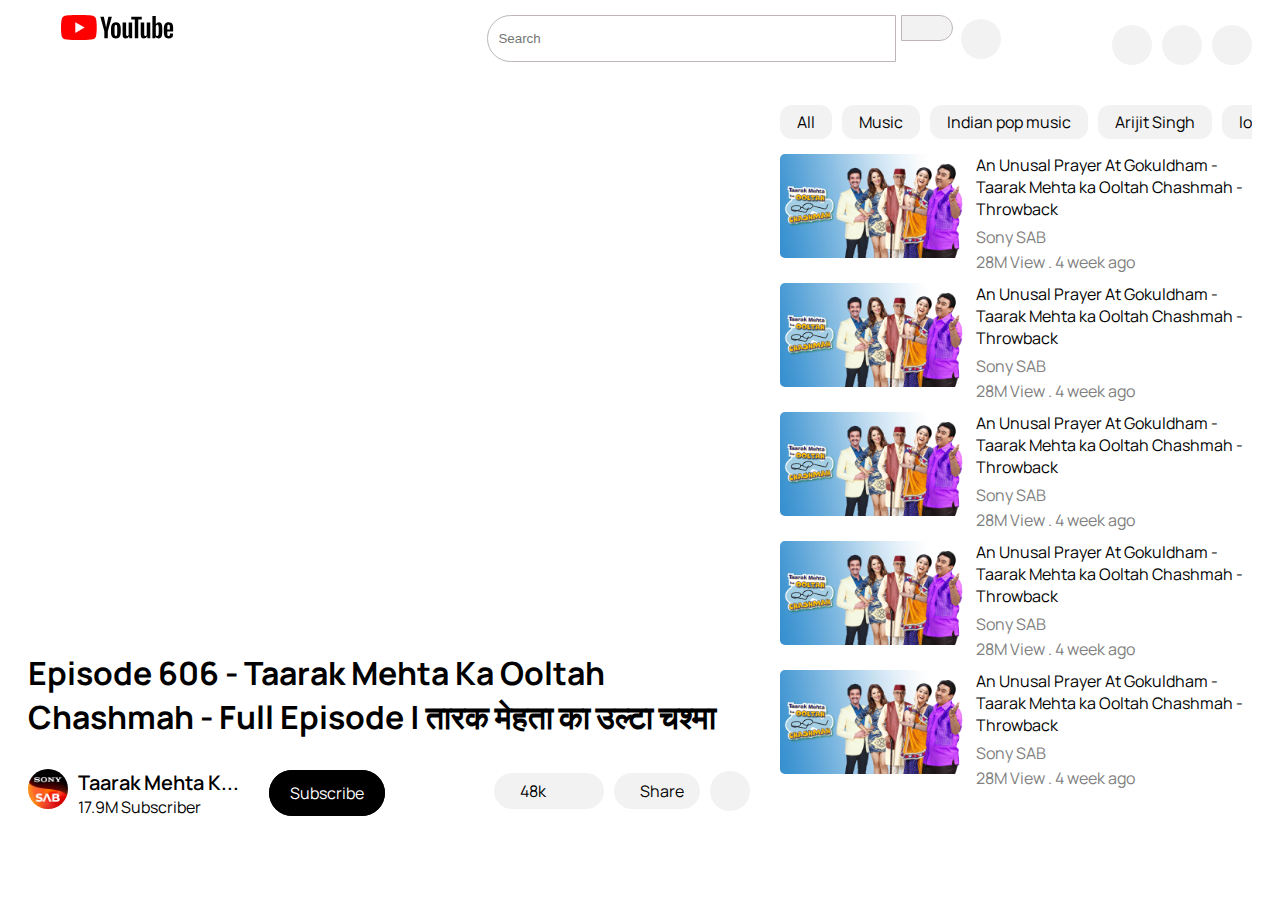
<file: content.html>
<!DOCTYPE html>
<html lang="en">
<head>
    <meta charset="UTF-8">
    <meta name="viewport" content="width=device-width, initial-scale=1.0">
    <link rel="stylesheet" href="assets/css/style.css">
    <link rel="preconnect" href="https://fonts.googleapis.com">
    <link rel="preconnect" href="https://fonts.gstatic.com" crossorigin>
    <link href="https://fonts.googleapis.com/css2?family=Manrope&display=swap" rel="stylesheet">
    <link rel="stylesheet" href="https://cdnjs.cloudflare.com/ajax/libs/font-awesome/6.4.2/css/all.min.css" integrity="sha512-z3gLpd7yknf1YoNbCzqRKc4qyor8gaKU1qmn+CShxbuBusANI9QpRohGBreCFkKxLhei6S9CQXFEbbKuqLg0DA==" crossorigin="anonymous" referrerpolicy="no-referrer" />
    <title>YouTube - Episode 606 - Taarak Mehta Ka Ooltah Chashmah - Full Episode | तारक मेहता का उल्टा चश्मा</title>
</head>
<body class="video-detail">
    <header class="mobile-display-none tablet-display-none">
        <div class="container">
            <div class="row">
                <div class="col col-20">
                    <div class="flex">
                        <div class="header-icon">
                            <a href="#" class="toggle-button">
                                <i class="fa-solid fa-bars"></i>
                            </a>
                        </div>
                        <div class="logo">
                            <a href="index.html">
                                <svg class="external-icon" viewBox="0 0 90 20" focusable="false" style="pointer-events: none; display: block; width: 60%; height: 100%;">
                                    <svg viewBox="0 0 90 20" preserveAspectRatio="xMidYMid meet" xmlns="http://www.w3.org/2000/svg">
                                      <g>
                                        <path d="M27.9727 3.12324C27.6435 1.89323 26.6768 0.926623 25.4468 0.597366C23.2197 2.24288e-07 14.285 0 14.285 0C14.285 0 5.35042 2.24288e-07 3.12323 0.597366C1.89323 0.926623 0.926623 1.89323 0.597366 3.12324C2.24288e-07 5.35042 0 10 0 10C0 10 2.24288e-07 14.6496 0.597366 16.8768C0.926623 18.1068 1.89323 19.0734 3.12323 19.4026C5.35042 20 14.285 20 14.285 20C14.285 20 23.2197 20 25.4468 19.4026C26.6768 19.0734 27.6435 18.1068 27.9727 16.8768C28.5701 14.6496 28.5701 10 28.5701 10C28.5701 10 28.5677 5.35042 27.9727 3.12324Z" fill="#FF0000"></path>
                                        <path d="M11.4253 14.2854L18.8477 10.0004L11.4253 5.71533V14.2854Z" fill="white"></path>
                                      </g>
                                      <g>
                                        <g>
                                          <path d="M34.6024 13.0036L31.3945 1.41846H34.1932L35.3174 6.6701C35.6043 7.96361 35.8136 9.06662 35.95 9.97913H36.0323C36.1264 9.32532 36.3381 8.22937 36.665 6.68892L37.8291 1.41846H40.6278L37.3799 13.0036V18.561H34.6001V13.0036H34.6024Z"></path>
                                          <path d="M41.4697 18.1937C40.9053 17.8127 40.5031 17.22 40.2632 16.4157C40.0257 15.6114 39.9058 14.5437 39.9058 13.2078V11.3898C39.9058 10.0422 40.0422 8.95805 40.315 8.14196C40.5878 7.32588 41.0135 6.72851 41.592 6.35457C42.1706 5.98063 42.9302 5.79248 43.871 5.79248C44.7976 5.79248 45.5384 5.98298 46.0981 6.36398C46.6555 6.74497 47.0647 7.34234 47.3234 8.15137C47.5821 8.96275 47.7115 10.0422 47.7115 11.3898V13.2078C47.7115 14.5437 47.5845 15.6161 47.3329 16.4251C47.0812 17.2365 46.672 17.8292 46.1075 18.2031C45.5431 18.5771 44.7764 18.7652 43.8098 18.7652C42.8126 18.7675 42.0342 18.5747 41.4697 18.1937ZM44.6353 16.2323C44.7905 15.8231 44.8705 15.1575 44.8705 14.2309V10.3292C44.8705 9.43077 44.7929 8.77225 44.6353 8.35833C44.4777 7.94206 44.2026 7.7351 43.8074 7.7351C43.4265 7.7351 43.156 7.94206 43.0008 8.35833C42.8432 8.77461 42.7656 9.43077 42.7656 10.3292V14.2309C42.7656 15.1575 42.8408 15.8254 42.9914 16.2323C43.1419 16.6415 43.4123 16.8461 43.8074 16.8461C44.2026 16.8461 44.4777 16.6415 44.6353 16.2323Z"></path>
                                          <path d="M56.8154 18.5634H54.6094L54.3648 17.03H54.3037C53.7039 18.1871 52.8055 18.7656 51.6061 18.7656C50.7759 18.7656 50.1621 18.4928 49.767 17.9496C49.3719 17.4039 49.1743 16.5526 49.1743 15.3955V6.03751H51.9942V15.2308C51.9942 15.7906 52.0553 16.188 52.1776 16.4256C52.2999 16.6631 52.5045 16.783 52.7914 16.783C53.036 16.783 53.2712 16.7078 53.497 16.5573C53.7228 16.4067 53.8874 16.2162 53.9979 15.9858V6.03516H56.8154V18.5634Z"></path>
                                          <path d="M64.4755 3.68758H61.6768V18.5629H58.9181V3.68758H56.1194V1.42041H64.4755V3.68758Z"></path>
                                          <path d="M71.2768 18.5634H69.0708L68.8262 17.03H68.7651C68.1654 18.1871 67.267 18.7656 66.0675 18.7656C65.2373 18.7656 64.6235 18.4928 64.2284 17.9496C63.8333 17.4039 63.6357 16.5526 63.6357 15.3955V6.03751H66.4556V15.2308C66.4556 15.7906 66.5167 16.188 66.639 16.4256C66.7613 16.6631 66.9659 16.783 67.2529 16.783C67.4974 16.783 67.7326 16.7078 67.9584 16.5573C68.1842 16.4067 68.3488 16.2162 68.4593 15.9858V6.03516H71.2768V18.5634Z"></path>
                                          <path d="M80.609 8.0387C80.4373 7.24849 80.1621 6.67699 79.7812 6.32186C79.4002 5.96674 78.8757 5.79035 78.2078 5.79035C77.6904 5.79035 77.2059 5.93616 76.7567 6.23014C76.3075 6.52412 75.9594 6.90747 75.7148 7.38489H75.6937V0.785645H72.9773V18.5608H75.3056L75.5925 17.3755H75.6537C75.8724 17.7988 76.1993 18.1304 76.6344 18.3774C77.0695 18.622 77.554 18.7443 78.0855 18.7443C79.038 18.7443 79.7412 18.3045 80.1904 17.4272C80.6396 16.5476 80.8653 15.1765 80.8653 13.3092V11.3266C80.8653 9.92722 80.7783 8.82892 80.609 8.0387ZM78.0243 13.1492C78.0243 14.0617 77.9867 14.7767 77.9114 15.2941C77.8362 15.8115 77.7115 16.1808 77.5328 16.3971C77.3564 16.6158 77.1165 16.724 76.8178 16.724C76.585 16.724 76.371 16.6699 76.1734 16.5594C75.9759 16.4512 75.816 16.2866 75.6937 16.0702V8.96062C75.7877 8.6196 75.9524 8.34209 76.1852 8.12337C76.4157 7.90465 76.6697 7.79646 76.9401 7.79646C77.2271 7.79646 77.4481 7.90935 77.6034 8.13278C77.7609 8.35855 77.8691 8.73485 77.9303 9.26636C77.9914 9.79787 78.022 10.5528 78.022 11.5335V13.1492H78.0243Z"></path>
                                          <path d="M84.8657 13.8712C84.8657 14.6755 84.8892 15.2776 84.9363 15.6798C84.9833 16.0819 85.0821 16.3736 85.2326 16.5594C85.3831 16.7428 85.6136 16.8345 85.9264 16.8345C86.3474 16.8345 86.639 16.6699 86.7942 16.343C86.9518 16.0161 87.0365 15.4705 87.0506 14.7085L89.4824 14.8519C89.4965 14.9601 89.5035 15.1106 89.5035 15.3011C89.5035 16.4582 89.186 17.3237 88.5534 17.8952C87.9208 18.4667 87.0247 18.7536 85.8676 18.7536C84.4777 18.7536 83.504 18.3185 82.9466 17.446C82.3869 16.5735 82.1094 15.2259 82.1094 13.4008V11.2136C82.1094 9.33452 82.3987 7.96105 82.9772 7.09558C83.5558 6.2301 84.5459 5.79736 85.9499 5.79736C86.9165 5.79736 87.6597 5.97375 88.1771 6.32888C88.6945 6.684 89.059 7.23433 89.2707 7.98457C89.4824 8.7348 89.5882 9.76961 89.5882 11.0913V13.2362H84.8657V13.8712ZM85.2232 7.96811C85.0797 8.14449 84.9857 8.43377 84.9363 8.83593C84.8892 9.2381 84.8657 9.84722 84.8657 10.6657V11.5641H86.9283V10.6657C86.9283 9.86133 86.9001 9.25221 86.846 8.83593C86.7919 8.41966 86.6931 8.12803 86.5496 7.95635C86.4062 7.78702 86.1851 7.7 85.8864 7.7C85.5854 7.70235 85.3643 7.79172 85.2232 7.96811Z"></path>
                                        </g>
                                      </g>
                                    </svg>
                                </svg>
                            </a>
                        </div>
                    </div>
                </div>

                <div class="col col-60">
                    <div class="header-center">
                        <div class="col-30"></div>
                        <div class="search-bar">
                            <input type="text" name="n1" placeholder="Search">
                            <a href="#" class="btn search-icon" title="Search">
                                <i class="fa-solid fa-magnifying-glass"></i>
                            </a>
                        </div>
                        <div>
                            <a href="#" class="btn-2">
                                <i class="fa-solid fa-microphone"></i>
                            </a>
                        </div>
                    </div>
                </div>

                <div class="col header-left">
                    <div class="action-btns">
                        <div class="btn-2  create-btn">
                            <a href="#"><i class="fa-solid fa-square-plus"></i></a>
                        </div>
                        <div class="btn-2 create-btn">
                            <a href="#"><i class="fa-regular fa-bell"></i></a>
                        </div>
                        <div class="btn-2 create-btn">
                            <a href="#"><i class="fa-regular fa-user"></i></a>
                        </div>
                    </div>
                </div>
            </div>
        </div>
    </header>

    <header class="mobile-header mobile-display tablet-display" style="box-shadow: 0 0 7px 0 #d4d0d0;">
        <div class="container">
            <div class="row">
                <div class="col mobile-header-left">
                    <a href="index.html">
                        <svg class="external-icon" viewBox="0 0 90 20" focusable="false" style="pointer-events: none; display: block; width: 45%; height: 100%;">
                            <svg viewBox="0 0 90 20" preserveAspectRatio="xMidYMid meet" xmlns="http://www.w3.org/2000/svg">
                              <g>
                                <path d="M27.9727 3.12324C27.6435 1.89323 26.6768 0.926623 25.4468 0.597366C23.2197 2.24288e-07 14.285 0 14.285 0C14.285 0 5.35042 2.24288e-07 3.12323 0.597366C1.89323 0.926623 0.926623 1.89323 0.597366 3.12324C2.24288e-07 5.35042 0 10 0 10C0 10 2.24288e-07 14.6496 0.597366 16.8768C0.926623 18.1068 1.89323 19.0734 3.12323 19.4026C5.35042 20 14.285 20 14.285 20C14.285 20 23.2197 20 25.4468 19.4026C26.6768 19.0734 27.6435 18.1068 27.9727 16.8768C28.5701 14.6496 28.5701 10 28.5701 10C28.5701 10 28.5677 5.35042 27.9727 3.12324Z" fill="#FF0000"></path>
                                <path d="M11.4253 14.2854L18.8477 10.0004L11.4253 5.71533V14.2854Z" fill="white"></path>
                              </g>
                              <g>
                                <g>
                                  <path d="M34.6024 13.0036L31.3945 1.41846H34.1932L35.3174 6.6701C35.6043 7.96361 35.8136 9.06662 35.95 9.97913H36.0323C36.1264 9.32532 36.3381 8.22937 36.665 6.68892L37.8291 1.41846H40.6278L37.3799 13.0036V18.561H34.6001V13.0036H34.6024Z"></path>
                                  <path d="M41.4697 18.1937C40.9053 17.8127 40.5031 17.22 40.2632 16.4157C40.0257 15.6114 39.9058 14.5437 39.9058 13.2078V11.3898C39.9058 10.0422 40.0422 8.95805 40.315 8.14196C40.5878 7.32588 41.0135 6.72851 41.592 6.35457C42.1706 5.98063 42.9302 5.79248 43.871 5.79248C44.7976 5.79248 45.5384 5.98298 46.0981 6.36398C46.6555 6.74497 47.0647 7.34234 47.3234 8.15137C47.5821 8.96275 47.7115 10.0422 47.7115 11.3898V13.2078C47.7115 14.5437 47.5845 15.6161 47.3329 16.4251C47.0812 17.2365 46.672 17.8292 46.1075 18.2031C45.5431 18.5771 44.7764 18.7652 43.8098 18.7652C42.8126 18.7675 42.0342 18.5747 41.4697 18.1937ZM44.6353 16.2323C44.7905 15.8231 44.8705 15.1575 44.8705 14.2309V10.3292C44.8705 9.43077 44.7929 8.77225 44.6353 8.35833C44.4777 7.94206 44.2026 7.7351 43.8074 7.7351C43.4265 7.7351 43.156 7.94206 43.0008 8.35833C42.8432 8.77461 42.7656 9.43077 42.7656 10.3292V14.2309C42.7656 15.1575 42.8408 15.8254 42.9914 16.2323C43.1419 16.6415 43.4123 16.8461 43.8074 16.8461C44.2026 16.8461 44.4777 16.6415 44.6353 16.2323Z"></path>
                                  <path d="M56.8154 18.5634H54.6094L54.3648 17.03H54.3037C53.7039 18.1871 52.8055 18.7656 51.6061 18.7656C50.7759 18.7656 50.1621 18.4928 49.767 17.9496C49.3719 17.4039 49.1743 16.5526 49.1743 15.3955V6.03751H51.9942V15.2308C51.9942 15.7906 52.0553 16.188 52.1776 16.4256C52.2999 16.6631 52.5045 16.783 52.7914 16.783C53.036 16.783 53.2712 16.7078 53.497 16.5573C53.7228 16.4067 53.8874 16.2162 53.9979 15.9858V6.03516H56.8154V18.5634Z"></path>
                                  <path d="M64.4755 3.68758H61.6768V18.5629H58.9181V3.68758H56.1194V1.42041H64.4755V3.68758Z"></path>
                                  <path d="M71.2768 18.5634H69.0708L68.8262 17.03H68.7651C68.1654 18.1871 67.267 18.7656 66.0675 18.7656C65.2373 18.7656 64.6235 18.4928 64.2284 17.9496C63.8333 17.4039 63.6357 16.5526 63.6357 15.3955V6.03751H66.4556V15.2308C66.4556 15.7906 66.5167 16.188 66.639 16.4256C66.7613 16.6631 66.9659 16.783 67.2529 16.783C67.4974 16.783 67.7326 16.7078 67.9584 16.5573C68.1842 16.4067 68.3488 16.2162 68.4593 15.9858V6.03516H71.2768V18.5634Z"></path>
                                  <path d="M80.609 8.0387C80.4373 7.24849 80.1621 6.67699 79.7812 6.32186C79.4002 5.96674 78.8757 5.79035 78.2078 5.79035C77.6904 5.79035 77.2059 5.93616 76.7567 6.23014C76.3075 6.52412 75.9594 6.90747 75.7148 7.38489H75.6937V0.785645H72.9773V18.5608H75.3056L75.5925 17.3755H75.6537C75.8724 17.7988 76.1993 18.1304 76.6344 18.3774C77.0695 18.622 77.554 18.7443 78.0855 18.7443C79.038 18.7443 79.7412 18.3045 80.1904 17.4272C80.6396 16.5476 80.8653 15.1765 80.8653 13.3092V11.3266C80.8653 9.92722 80.7783 8.82892 80.609 8.0387ZM78.0243 13.1492C78.0243 14.0617 77.9867 14.7767 77.9114 15.2941C77.8362 15.8115 77.7115 16.1808 77.5328 16.3971C77.3564 16.6158 77.1165 16.724 76.8178 16.724C76.585 16.724 76.371 16.6699 76.1734 16.5594C75.9759 16.4512 75.816 16.2866 75.6937 16.0702V8.96062C75.7877 8.6196 75.9524 8.34209 76.1852 8.12337C76.4157 7.90465 76.6697 7.79646 76.9401 7.79646C77.2271 7.79646 77.4481 7.90935 77.6034 8.13278C77.7609 8.35855 77.8691 8.73485 77.9303 9.26636C77.9914 9.79787 78.022 10.5528 78.022 11.5335V13.1492H78.0243Z"></path>
                                  <path d="M84.8657 13.8712C84.8657 14.6755 84.8892 15.2776 84.9363 15.6798C84.9833 16.0819 85.0821 16.3736 85.2326 16.5594C85.3831 16.7428 85.6136 16.8345 85.9264 16.8345C86.3474 16.8345 86.639 16.6699 86.7942 16.343C86.9518 16.0161 87.0365 15.4705 87.0506 14.7085L89.4824 14.8519C89.4965 14.9601 89.5035 15.1106 89.5035 15.3011C89.5035 16.4582 89.186 17.3237 88.5534 17.8952C87.9208 18.4667 87.0247 18.7536 85.8676 18.7536C84.4777 18.7536 83.504 18.3185 82.9466 17.446C82.3869 16.5735 82.1094 15.2259 82.1094 13.4008V11.2136C82.1094 9.33452 82.3987 7.96105 82.9772 7.09558C83.5558 6.2301 84.5459 5.79736 85.9499 5.79736C86.9165 5.79736 87.6597 5.97375 88.1771 6.32888C88.6945 6.684 89.059 7.23433 89.2707 7.98457C89.4824 8.7348 89.5882 9.76961 89.5882 11.0913V13.2362H84.8657V13.8712ZM85.2232 7.96811C85.0797 8.14449 84.9857 8.43377 84.9363 8.83593C84.8892 9.2381 84.8657 9.84722 84.8657 10.6657V11.5641H86.9283V10.6657C86.9283 9.86133 86.9001 9.25221 86.846 8.83593C86.7919 8.41966 86.6931 8.12803 86.5496 7.95635C86.4062 7.78702 86.1851 7.7 85.8864 7.7C85.5854 7.70235 85.3643 7.79172 85.2232 7.96811Z"></path>
                                </g>
                              </g>
                            </svg>
                        </svg>
                    </a>
                </div>
                <div class="col  mobile-header-right">
                        <div class="create-btn">
                            <a href="#" class="btn-2"><i class="fa-solid fa-magnifying-glass"></i></a>
                        </div>
                        <div class="create-btn">
                            <a href="#" class="btn-2"><i class="fa-solid fa-ellipsis-vertical"></i></a>
                        </div>
                </div>
            </div>
        </div>
    </header>

    <section>
        <div class="container">
            <div class="row mobile-row pt-10">
                <div class="sidebar">

                    <div class="flex">
                        <div class="header-icon">
                            <a href="#" class="toggle-button">
                                <i class="fa-solid fa-bars"></i>
                            </a>
                        </div>
                        <div class="logo">
                            <a href="index.html">
                                <svg class="external-icon" viewBox="0 0 90 20" focusable="false" style="pointer-events: none; display: block; width: 60%; height: 100%;">
                                    <svg viewBox="0 0 90 20" preserveAspectRatio="xMidYMid meet" xmlns="http://www.w3.org/2000/svg">
                                      <g>
                                        <path d="M27.9727 3.12324C27.6435 1.89323 26.6768 0.926623 25.4468 0.597366C23.2197 2.24288e-07 14.285 0 14.285 0C14.285 0 5.35042 2.24288e-07 3.12323 0.597366C1.89323 0.926623 0.926623 1.89323 0.597366 3.12324C2.24288e-07 5.35042 0 10 0 10C0 10 2.24288e-07 14.6496 0.597366 16.8768C0.926623 18.1068 1.89323 19.0734 3.12323 19.4026C5.35042 20 14.285 20 14.285 20C14.285 20 23.2197 20 25.4468 19.4026C26.6768 19.0734 27.6435 18.1068 27.9727 16.8768C28.5701 14.6496 28.5701 10 28.5701 10C28.5701 10 28.5677 5.35042 27.9727 3.12324Z" fill="#FF0000"></path>
                                        <path d="M11.4253 14.2854L18.8477 10.0004L11.4253 5.71533V14.2854Z" fill="white"></path>
                                      </g>
                                      <g>
                                        <g>
                                          <path d="M34.6024 13.0036L31.3945 1.41846H34.1932L35.3174 6.6701C35.6043 7.96361 35.8136 9.06662 35.95 9.97913H36.0323C36.1264 9.32532 36.3381 8.22937 36.665 6.68892L37.8291 1.41846H40.6278L37.3799 13.0036V18.561H34.6001V13.0036H34.6024Z"></path>
                                          <path d="M41.4697 18.1937C40.9053 17.8127 40.5031 17.22 40.2632 16.4157C40.0257 15.6114 39.9058 14.5437 39.9058 13.2078V11.3898C39.9058 10.0422 40.0422 8.95805 40.315 8.14196C40.5878 7.32588 41.0135 6.72851 41.592 6.35457C42.1706 5.98063 42.9302 5.79248 43.871 5.79248C44.7976 5.79248 45.5384 5.98298 46.0981 6.36398C46.6555 6.74497 47.0647 7.34234 47.3234 8.15137C47.5821 8.96275 47.7115 10.0422 47.7115 11.3898V13.2078C47.7115 14.5437 47.5845 15.6161 47.3329 16.4251C47.0812 17.2365 46.672 17.8292 46.1075 18.2031C45.5431 18.5771 44.7764 18.7652 43.8098 18.7652C42.8126 18.7675 42.0342 18.5747 41.4697 18.1937ZM44.6353 16.2323C44.7905 15.8231 44.8705 15.1575 44.8705 14.2309V10.3292C44.8705 9.43077 44.7929 8.77225 44.6353 8.35833C44.4777 7.94206 44.2026 7.7351 43.8074 7.7351C43.4265 7.7351 43.156 7.94206 43.0008 8.35833C42.8432 8.77461 42.7656 9.43077 42.7656 10.3292V14.2309C42.7656 15.1575 42.8408 15.8254 42.9914 16.2323C43.1419 16.6415 43.4123 16.8461 43.8074 16.8461C44.2026 16.8461 44.4777 16.6415 44.6353 16.2323Z"></path>
                                          <path d="M56.8154 18.5634H54.6094L54.3648 17.03H54.3037C53.7039 18.1871 52.8055 18.7656 51.6061 18.7656C50.7759 18.7656 50.1621 18.4928 49.767 17.9496C49.3719 17.4039 49.1743 16.5526 49.1743 15.3955V6.03751H51.9942V15.2308C51.9942 15.7906 52.0553 16.188 52.1776 16.4256C52.2999 16.6631 52.5045 16.783 52.7914 16.783C53.036 16.783 53.2712 16.7078 53.497 16.5573C53.7228 16.4067 53.8874 16.2162 53.9979 15.9858V6.03516H56.8154V18.5634Z"></path>
                                          <path d="M64.4755 3.68758H61.6768V18.5629H58.9181V3.68758H56.1194V1.42041H64.4755V3.68758Z"></path>
                                          <path d="M71.2768 18.5634H69.0708L68.8262 17.03H68.7651C68.1654 18.1871 67.267 18.7656 66.0675 18.7656C65.2373 18.7656 64.6235 18.4928 64.2284 17.9496C63.8333 17.4039 63.6357 16.5526 63.6357 15.3955V6.03751H66.4556V15.2308C66.4556 15.7906 66.5167 16.188 66.639 16.4256C66.7613 16.6631 66.9659 16.783 67.2529 16.783C67.4974 16.783 67.7326 16.7078 67.9584 16.5573C68.1842 16.4067 68.3488 16.2162 68.4593 15.9858V6.03516H71.2768V18.5634Z"></path>
                                          <path d="M80.609 8.0387C80.4373 7.24849 80.1621 6.67699 79.7812 6.32186C79.4002 5.96674 78.8757 5.79035 78.2078 5.79035C77.6904 5.79035 77.2059 5.93616 76.7567 6.23014C76.3075 6.52412 75.9594 6.90747 75.7148 7.38489H75.6937V0.785645H72.9773V18.5608H75.3056L75.5925 17.3755H75.6537C75.8724 17.7988 76.1993 18.1304 76.6344 18.3774C77.0695 18.622 77.554 18.7443 78.0855 18.7443C79.038 18.7443 79.7412 18.3045 80.1904 17.4272C80.6396 16.5476 80.8653 15.1765 80.8653 13.3092V11.3266C80.8653 9.92722 80.7783 8.82892 80.609 8.0387ZM78.0243 13.1492C78.0243 14.0617 77.9867 14.7767 77.9114 15.2941C77.8362 15.8115 77.7115 16.1808 77.5328 16.3971C77.3564 16.6158 77.1165 16.724 76.8178 16.724C76.585 16.724 76.371 16.6699 76.1734 16.5594C75.9759 16.4512 75.816 16.2866 75.6937 16.0702V8.96062C75.7877 8.6196 75.9524 8.34209 76.1852 8.12337C76.4157 7.90465 76.6697 7.79646 76.9401 7.79646C77.2271 7.79646 77.4481 7.90935 77.6034 8.13278C77.7609 8.35855 77.8691 8.73485 77.9303 9.26636C77.9914 9.79787 78.022 10.5528 78.022 11.5335V13.1492H78.0243Z"></path>
                                          <path d="M84.8657 13.8712C84.8657 14.6755 84.8892 15.2776 84.9363 15.6798C84.9833 16.0819 85.0821 16.3736 85.2326 16.5594C85.3831 16.7428 85.6136 16.8345 85.9264 16.8345C86.3474 16.8345 86.639 16.6699 86.7942 16.343C86.9518 16.0161 87.0365 15.4705 87.0506 14.7085L89.4824 14.8519C89.4965 14.9601 89.5035 15.1106 89.5035 15.3011C89.5035 16.4582 89.186 17.3237 88.5534 17.8952C87.9208 18.4667 87.0247 18.7536 85.8676 18.7536C84.4777 18.7536 83.504 18.3185 82.9466 17.446C82.3869 16.5735 82.1094 15.2259 82.1094 13.4008V11.2136C82.1094 9.33452 82.3987 7.96105 82.9772 7.09558C83.5558 6.2301 84.5459 5.79736 85.9499 5.79736C86.9165 5.79736 87.6597 5.97375 88.1771 6.32888C88.6945 6.684 89.059 7.23433 89.2707 7.98457C89.4824 8.7348 89.5882 9.76961 89.5882 11.0913V13.2362H84.8657V13.8712ZM85.2232 7.96811C85.0797 8.14449 84.9857 8.43377 84.9363 8.83593C84.8892 9.2381 84.8657 9.84722 84.8657 10.6657V11.5641H86.9283V10.6657C86.9283 9.86133 86.9001 9.25221 86.846 8.83593C86.7919 8.41966 86.6931 8.12803 86.5496 7.95635C86.4062 7.78702 86.1851 7.7 85.8864 7.7C85.5854 7.70235 85.3643 7.79172 85.2232 7.96811Z"></path>
                                        </g>
                                      </g>
                                    </svg>
                                </svg>
                            </a>
                        </div>
                    </div>

                    <a href="#" class="sidebar-content">
                        <i class="fa-solid fa-house"></i>
                        <span>Home</span>
                    </a>
                
                    <a href="#" class="sidebar-content">
                        <i class="fa-regular fa-circle-play"></i>
                        <span>Shorts</span>
                    </a>

                    <a href="#" class="sidebar-content">
                        <i class="fa-solid fa-house"></i>
                        <span>Subscription</span>
                    </a>

                    <div class="line"></div>

                    <a href="#" class="sidebar-content">
                        <i class="fa-solid fa-book"></i>
                        <span>Library</span>
                    </a>

                    <div class="none">
                    <a href="#" class="sidebar-content">
                        <i class="fa-solid fa-clock-rotate-left"></i>
                        <span>History</span>
                    </a>

                    <a href="#" class="sidebar-content">
                        <i class="fa-regular fa-clock"></i>
                        <span>Watch later</span>
                    </a>

                    <a href="#" class="sidebar-content">
                        <i class="fa-regular fa-thumbs-up"></i>
                        <span>Likes later</span>
                    </a>

                    <div class="line"></div>

                    <div class="padding">Subscription</div>

                    <a href="#" class="sidebar-content">
                        <i class="fa-regular fa-user"></i>
                        <span>Ishan Sharma</span>
                    </a>

                    <a href="#" class="sidebar-content">
                        <i class="fa-regular fa-user"></i>
                        <span>Apna College</span>
                    </a>

                    <a href="#" class="sidebar-content">
                        <i class="fa-regular fa-user"></i>
                        <span>Goldy</span>
                    </a>

                    <a href="#" class="sidebar-content">
                        <i class="fa-solid fa-circle-plus"></i>
                        <span>Browse channels</span>
                    </a>

                    <div class="line"></div>

                    <div class="padding">Explore</div>

                    <a href="#" class="sidebar-content">
                        <i class="fa-solid fa-circle-plus"></i>
                        <span>Tranding</span>
                    </a>

                    <a href="#" class="sidebar-content">
                        <i class="fa-solid fa-bag-shopping"></i>
                        <span>Shopping</span>
                    </a>
                
                    <a href="#" class="sidebar-content">
                        <i class="fa-solid fa-music"></i>
                        <span>Music</span>
                    </a>

                    <a href="#" class="sidebar-content">
                        <svg height="24" viewBox="0 0 24 24" width="24" focusable="false" style="pointer-events: none; height: 100%; margin-right: 15px; margin-bottom: -5px;"><path d="m22.01 4.91-.5-2.96L1.64 5.19 2 8v13h20V8H3.06l18.95-3.09zM5 9l1 3h3L8 9h2l1 3h3l-1-3h2l1 3h3l-1-3h3v11H3V9h2z"></path></svg>
                        <span>Movie</span>
                    </a>
                    
                    <a href="#" class="sidebar-content">
                        <i class="fa-solid fa-tower-broadcast"></i>
                        <span>live</span>
                    </a>

                    <a href="#" class="sidebar-content">
                        <i class="fa-solid fa-gamepad"></i>
                        <span>Gaming</span>
                    </a>
                
                    <a href="#" class="sidebar-content">
                        <i class="fa-solid fa-trophy"></i>
                        <span>Sports</span>
                    </a>
                    
                    <a href="#" class="sidebar-content">
                        <svg enable-background="new 0 0 24 24" height="24" viewBox="0 0 24 24" width="24" focusable="false" style="pointer-events: none; height: 100%;    margin-right: 15px;
                        margin-bottom: -5px;"><path d="M11 11v6H7v-6h4m1-1H6v8h6v-8zM3 3.03V21h14l4-4V3.03M20 4v11.99l-.01.01H16v3.99l-.01.01H4V4h16zm-2 4H6V6h12v2zm0 7h-5v-2h5v2zm0-3h-5v-2h5v2z"></path></svg>
                        <span>News</span>
                    </a>
                
                    <a href="#" class="sidebar-content">
                        <svg enable-background="new 0 0 24 24" height="24" viewBox="0 0 24 24" width="24" focusable="false" style="pointer-events: none; height: 100%;     margin-right: 15px;
                        margin-bottom: -5px;"><path d="M16 21h-2.28c-.35.6-.98 1-1.72 1s-1.38-.4-1.72-1H8v-1h8v1zm4-11c0 2.96-1.61 5.54-4 6.92V19H8v-2.08C5.61 15.54 4 12.96 4 10c0-4.42 3.58-8 8-8s8 3.58 8 8zm-5 8v-1.66l.5-.29C17.66 14.8 19 12.48 19 10c0-3.86-3.14-7-7-7s-7 3.14-7 7c0 2.48 1.34 4.8 3.5 6.06l.5.28V18h6z"></path></svg>
                        <span>learning</span>
                    </a>

                    <a href="#" class="sidebar-content">
                        <svg height="24" style="pointer-events: none; height: 100%;     margin-right: 15px;
                        margin-bottom: -5px;" viewBox="0 0 24 24" width="24" focusable="false"><path d="M12.5 6.44v-.5C13.36 5.71 14 4.93 14 4c0-1.1-.9-2-2-2s-2 .9-2 2h1c0-.55.45-1 1-1s1 .45 1 1-.45 1-1 1h-.5v1.44L4 13h2v6h1v2h1v-2h2v3h1v-3h2v2h1v-2h1v-3h3v-3h2l-7.5-6.56zM6.66 12 12 7.33 17.34 12H6.66zM14 18H7v-5h7v5zm1-3v-2h2v2h-2z"></path></svg>
                        <span>Fashion & Beauty</span>
                    </a>
                    
                    <div class="line"></div>

                    <div class="padding">More From Youtube</div>

                    <a href="#" class="sidebar-content">
                        <svg class="external-icon" viewBox="0 0 97 20" style="width: 12%; pointer-events: none; " focusable="false">
                            <svg viewBox="0 0 97 20" preserveAspectRatio="xMidYMid meet" xmlns="http://www.w3.org/2000/svg">
                                <g>
                                <path d="M27.9704 3.12324C27.6411 1.89323 26.6745 0.926623 25.4445 0.597366C23.2173 2.24288e-07 14.2827 0 14.2827 0C14.2827 0 5.34807 2.24288e-07 3.12088 0.597366C1.89323 0.926623 0.924271 1.89323 0.595014 3.12324C-2.8036e-07 5.35042 0 10 0 10C0 10 -1.57002e-06 14.6496 0.597364 16.8768C0.926621 18.1068 1.89323 19.0734 3.12324 19.4026C5.35042 20 14.285 20 14.285 20C14.285 20 23.2197 20 25.4468 19.4026C26.6769 19.0734 27.6435 18.1068 27.9727 16.8768C28.5701 14.6496 28.5701 10 28.5701 10C28.5701 10 28.5677 5.35042 27.9704 3.12324Z" fill="#FF0000"></path>
                                <path d="M11.4275 14.2854L18.8475 10.0004L11.4275 5.71533V14.2854Z" fill="white"></path>
                                </g>
                                <g>
                                <path d="M40.0566 6.34524V7.03668C40.0566 10.4915 38.5255 12.5118 35.1742 12.5118H34.6638V18.5583H31.9263V1.42285H35.414C38.6078 1.42285 40.0566 2.7728 40.0566 6.34524ZM37.1779 6.59218C37.1779 4.09924 36.7287 3.50658 35.1765 3.50658H34.6662V10.4727H35.1365C36.6064 10.4727 37.1803 9.40968 37.1803 7.10253L37.1779 6.59218Z"></path>
                                <path d="M46.5336 5.8345L46.3901 9.08238C45.2259 8.83779 44.264 9.02123 43.836 9.77382V18.5579H41.1196V6.0391H43.2857L43.5303 8.75312H43.6337C43.9183 6.77288 44.8379 5.771 46.0232 5.771C46.1949 5.7757 46.3666 5.79687 46.5336 5.8345Z"></path>
                                <path d="M49.6567 13.2456V13.8782C49.6567 16.0842 49.779 16.8415 50.7198 16.8415C51.6182 16.8415 51.8228 16.1501 51.8439 14.7178L54.2734 14.8613C54.4568 17.5565 53.0481 18.763 50.6586 18.763C47.7588 18.763 46.9004 16.8627 46.9004 13.4126V11.223C46.9004 7.58707 47.8599 5.80908 50.7409 5.80908C53.6407 5.80908 54.3769 7.32131 54.3769 11.0984V13.2456H49.6567ZM49.6567 10.6703V11.5687H51.7193V10.675C51.7193 8.37258 51.5547 7.71172 50.6821 7.71172C49.8096 7.71172 49.6567 8.38669 49.6567 10.675V10.6703Z"></path>
                                <path d="M68.4103 9.09902V18.5557H65.5928V9.30834C65.5928 8.28764 65.327 7.77729 64.7132 7.77729C64.2216 7.77729 63.7724 8.06186 63.4667 8.59338C63.4832 8.76271 63.4902 8.93439 63.4879 9.10373V18.5605H60.668V9.30834C60.668 8.28764 60.4022 7.77729 59.7884 7.77729C59.2969 7.77729 58.8665 8.06186 58.5631 8.57456V18.5628H55.7456V6.03929H57.9728L58.2221 7.63383H58.2621C58.8947 6.42969 59.9178 5.77588 61.1219 5.77588C62.3072 5.77588 62.9799 6.36854 63.288 7.43157C63.9418 6.34973 64.9225 5.77588 66.0443 5.77588C67.7564 5.77588 68.4103 7.00119 68.4103 9.09902Z"></path>
                                <path d="M69.8191 2.8338C69.8191 1.4862 70.3106 1.09814 71.3501 1.09814C72.4132 1.09814 72.8812 1.54734 72.8812 2.8338C72.8812 4.22373 72.4108 4.57181 71.3501 4.57181C70.3106 4.56945 69.8191 4.22138 69.8191 2.8338ZM69.9837 6.03935H72.6789V18.5629H69.9837V6.03935Z"></path>
                                <path d="M81.891 6.03955V18.5631H79.6849L79.4403 17.032H79.3792C78.7466 18.2573 77.827 18.7677 76.684 18.7677C75.0095 18.7677 74.2522 17.7046 74.2522 15.3975V6.0419H77.0697V15.2352C77.0697 16.3382 77.3002 16.7874 77.867 16.7874C78.3844 16.7663 78.8477 16.4582 79.0688 15.9902V6.0419H81.891V6.03955Z"></path>
                                <path d="M96.1901 9.09893V18.5557H93.3726V9.30825C93.3726 8.28755 93.1068 7.7772 92.493 7.7772C92.0015 7.7772 91.5523 8.06177 91.2465 8.59329C91.263 8.76027 91.2701 8.9296 91.2677 9.09893V18.5557H88.4502V9.30825C88.4502 8.28755 88.1845 7.7772 87.5706 7.7772C87.0791 7.7772 86.6487 8.06177 86.3453 8.57447V18.5627H83.5278V6.0392H85.7527L85.9973 7.63139H86.0372C86.6699 6.42725 87.6929 5.77344 88.8971 5.77344C90.0824 5.77344 90.755 6.3661 91.0631 7.42913C91.7169 6.34729 92.6976 5.77344 93.8194 5.77344C95.541 5.77579 96.1901 7.0011 96.1901 9.09893Z"></path>
                                <path d="M40.0566 6.34524V7.03668C40.0566 10.4915 38.5255 12.5118 35.1742 12.5118H34.6638V18.5583H31.9263V1.42285H35.414C38.6078 1.42285 40.0566 2.7728 40.0566 6.34524ZM37.1779 6.59218C37.1779 4.09924 36.7287 3.50658 35.1765 3.50658H34.6662V10.4727H35.1365C36.6064 10.4727 37.1803 9.40968 37.1803 7.10253L37.1779 6.59218Z"></path>
                                </g>
                            </svg>
                        </svg>
                        <span>Youtube Premium</span>
                    </a>

                    <div class="">
                        <a href="#" class="sidebar-content">
                            <svg viewBox="0 0 24 24" focusable="false" style="pointer-events: none;  width: 10%; height: 100%; margin-right: 15px; margin-bottom: -5px;">
                                <circle fill="#FF0000" cx="12" cy="12" r="10"></circle>
                                <polygon fill="#FFFFFF" points="10,14.65 10,9.35 15,12 "></polygon>
                                <path fill="#FFFFFF" d="M12,7c2.76,0,5,2.24,5,5s-2.24,5-5,5s-5-2.24-5-5S9.24,7,12,7 M12,6c-3.31,0-6,2.69-6,6s2.69,6,6,6s6-2.69,6-6 S15.31,6,12,6L12,6z"></path>
                            </svg>
                            <span>Youtube Music</span>
                        </a>
                    </div>

                    <div class="">
                        <a href="#" class="sidebar-content">
                            <svg viewBox="0 0 24 24" focusable="false" style="pointer-events: none; width: 10%; height: 100%; margin-right: 15px; margin-bottom: -5px;">
                                <path fill="#FF0000" d="M21.39,13.19c0-0.08,0-0.15,0-0.22c-0.01-0.86-0.5-5-0.78-5.74c-0.32-0.85-0.76-1.5-1.31-1.91 c-0.9-0.67-1.66-0.82-2.6-0.84l-0.02,0c-0.4,0-3.01,0.32-5.2,0.62C9.28,5.4,6.53,5.8,5.88,6.04c-0.9,0.33-1.62,0.77-2.19,1.33 c-1.05,1.04-1.18,2.11-1.04,3.51c0.1,1.09,0.69,5.37,1.02,6.35c0.45,1.32,1.33,2.12,2.47,2.24c0.28,0.03,0.55,0.05,0.82,0.05 c1,0,1.8-0.21,2.72-0.46c1.45-0.39,3.25-0.87,6.97-0.87l0.09,0h0.02c0.91,0,3.14-0.2,4.16-2.07C21.44,15.12,21.41,13.91,21.39,13.19 z"></path>
                                <path fill="#000" d="M21.99,13.26c0-0.08,0-0.16-0.01-0.24c-0.01-0.92-0.54-5.32-0.83-6.11c-0.34-0.91-0.81-1.59-1.4-2.03 C18.81,4.17,17.99,4.02,17,4l-0.02,0c-0.43,0-3.21,0.34-5.54,0.66c-2.33,0.32-5.25,0.75-5.95,1C4.53,6.01,3.76,6.48,3.16,7.08 c-1.12,1.1-1.25,2.25-1.11,3.74c0.11,1.16,0.73,5.71,1.08,6.75c0.48,1.41,1.41,2.25,2.63,2.38C6.06,19.98,6.34,20,6.63,20 c1.07,0,1.91-0.23,2.89-0.49c1.54-0.41,3.46-0.93,7.41-0.93l0.1,0h0.02c0.97,0,3.34-0.21,4.42-2.2 C22.04,15.32,22.01,14.03,21.99,13.26z M20.59,15.91c-0.82,1.51-2.75,1.68-3.56,1.68l-0.1,0c-4.09,0-6.07,0.53-7.67,0.96 C8.31,18.8,7.56,19,6.63,19c-0.25,0-0.5-0.01-0.76-0.04c-1.04-0.11-1.54-0.99-1.79-1.71c-0.3-0.88-0.91-5.21-1.04-6.53 C2.9,9.25,3.1,8.54,3.86,7.79c0.5-0.5,1.15-0.89,1.97-1.19c0.17-0.06,1.1-0.32,5.74-0.95C14.2,5.29,16.64,5.01,16.99,5 c0.83,0.02,1.43,0.13,2.17,0.69c0.43,0.32,0.79,0.86,1.06,1.58c0.22,0.58,0.76,4.78,0.77,5.77l0.01,0.25 C21.01,13.96,21.04,15.08,20.59,15.91z"></path>
                                <path fill="#000" d="M11.59,14.76c-0.48,0.36-0.8,0.45-1.01,0.45c-0.16,0-0.25-0.05-0.3-0.08c-0.34-0.18-0.42-0.61-0.5-1.2l-0.01-0.1 c-0.04-0.31-0.26-2.1-0.38-3.16L9.3,9.94C9.26,9.66,9.2,9.19,9.54,8.94c0.32-0.23,0.75-0.09,0.96-0.03c0.53,0.17,3.6,1.23,4.59,1.73 c0.21,0.09,0.67,0.28,0.68,0.83c0.01,0.5-0.38,0.74-0.53,0.82L11.59,14.76z"></path>
                                <path fill="#FFF" d="M10.3,9.89c0,0,0.5,4.08,0.51,4.19c0.06-0.04,3.79-2.58,3.79-2.58C13.71,11.07,11.07,10.14,10.3,9.89z"></path>
                                </svg>
                            <span>Youtube Kids</span>
                        </a>
                    </div>

                    <div class="line"></div>

                    <div class="">
                        <a href="#" class="sidebar-content">
                            <svg enable-background="new 0 0 24 24" height="24" viewBox="0 0 24 24" width="24" focusable="false" style="pointer-events: none;  height: 100%;     margin-right: 15px;
                            margin-bottom: -5px;"><path d="M12 9.5c1.38 0 2.5 1.12 2.5 2.5s-1.12 2.5-2.5 2.5-2.5-1.12-2.5-2.5 1.12-2.5 2.5-2.5m0-1c-1.93 0-3.5 1.57-3.5 3.5s1.57 3.5 3.5 3.5 3.5-1.57 3.5-3.5-1.57-3.5-3.5-3.5zM13.22 3l.55 2.2.13.51.5.18c.61.23 1.19.56 1.72.98l.4.32.5-.14 2.17-.62 1.22 2.11-1.63 1.59-.37.36.08.51c.05.32.08.64.08.98s-.03.66-.08.98l-.08.51.37.36 1.63 1.59-1.22 2.11-2.17-.62-.5-.14-.4.32c-.53.43-1.11.76-1.72.98l-.5.18-.13.51-.55 2.24h-2.44l-.55-2.2-.13-.51-.5-.18c-.6-.23-1.18-.56-1.72-.99l-.4-.32-.5.14-2.17.62-1.21-2.12 1.63-1.59.37-.36-.08-.51c-.05-.32-.08-.65-.08-.98s.03-.66.08-.98l.08-.51-.37-.36L3.6 8.56l1.22-2.11 2.17.62.5.14.4-.32c.53-.44 1.11-.77 1.72-.99l.5-.18.13-.51.54-2.21h2.44M14 2h-4l-.74 2.96c-.73.27-1.4.66-2 1.14l-2.92-.83-2 3.46 2.19 2.13c-.06.37-.09.75-.09 1.14s.03.77.09 1.14l-2.19 2.13 2 3.46 2.92-.83c.6.48 1.27.87 2 1.14L10 22h4l.74-2.96c.73-.27 1.4-.66 2-1.14l2.92.83 2-3.46-2.19-2.13c.06-.37.09-.75.09-1.14s-.03-.77-.09-1.14l2.19-2.13-2-3.46-2.92.83c-.6-.48-1.27-.87-2-1.14L14 2z"></path></svg>
                            <span>Settings</span>
                        </a>
                    </div>

                    <div class="">
                        <a href="#" class="sidebar-content">
                            <svg enable-background="new 0 0 24 24" height="24" viewBox="0 0 24 24" width="24" focusable="false" style="pointer-events: none; height: 100%;     margin-right: 15px;
                            margin-bottom: -5px;"><path d="m13.18 4 .24 1.2.16.8H19v7h-5.18l-.24-1.2-.16-.8H6V4h7.18M14 3H5v18h1v-9h6.6l.4 2h7V5h-5.6L14 3z"></path></svg>
                            <span>Report history</span>
                        </a>
                    </div>

                    <div class="">
                        <a href="#" class="sidebar-content">
                            <svg enable-background="new 0 0 24 24" height="24" viewBox="0 0 24 24" width="24" focusable="false" style="pointer-events: none; height: 100%;     margin-right: 15px;
                            margin-bottom: -5px;"><path d="M15.36 9.96c0 1.09-.67 1.67-1.31 2.24-.53.47-1.03.9-1.16 1.6l-.04.2H11.1l.03-.28c.14-1.17.8-1.76 1.47-2.27.52-.4 1.01-.77 1.01-1.49 0-.51-.23-.97-.63-1.29-.4-.31-.92-.42-1.42-.29-.59.15-1.05.67-1.19 1.34l-.05.28H8.57l.06-.42c.2-1.4 1.15-2.53 2.42-2.87 1.05-.29 2.14-.08 2.98.57.85.64 1.33 1.62 1.33 2.68zM12 18c.55 0 1-.45 1-1s-.45-1-1-1-1 .45-1 1 .45 1 1 1zm0-15c-4.96 0-9 4.04-9 9s4.04 9 9 9 9-4.04 9-9-4.04-9-9-9m0-1c5.52 0 10 4.48 10 10s-4.48 10-10 10S2 17.52 2 12 6.48 2 12 2z"></path></svg>
                            <span>Help</span>
                        </a>
                    </div>

                    <div class="">
                        <a href="#" class="sidebar-content">
                            <svg enable-background="new 0 0 24 24" height="24" viewBox="0 0 24 24" width="24" focusable="false" style="pointer-events: none; height: 100%;     margin-right: 15px;
                            margin-bottom: -5px;"><path d="M13 14h-2v-2h2v2zm0-9h-2v6h2V5zm6-2H5v16.59l3.29-3.29.3-.3H19V3m1-1v15H9l-5 5V2h16z"></path></svg>
                            <span>Send Feedback</span>
                        </a>
                    </div>

                    <div class="line"></div>

                    <div class="sidebar-footer">
                        <div class="footer-links">
                            <a href="#" class="footer-links-item ">About</a>
                            <a href="#" class="footer-links-item ">Press</a>
                            <a href="#" class="footer-links-item ">Copyright</a>
                            <a href="#" class="footer-links-item ">Contact us</a>
                            <a href="#" class="footer-links-item ">Creators</a>
                            <a href="#" class="footer-links-item ">Advertise</a>
                            <a href="#" class="footer-links-item ">Developer</a>
                        </div>

                        <div class="footer-links">
                            <a href="#" class="footer-links-item ">Terms</a>
                            <a href="#" class="footer-links-item ">Privacy</a>
                            <a href="#" class="footer-links-item ">Policy & Safety</a>
                            <a href="#" class="footer-links-item ">How Youtube works</a>
                            <a href="#" class="footer-links-item ">Test new features</a>
                        </div>
                        
                    </div>
                </div>
                </div>
                <div class="video-area">
                    <div class="col video-content mobile-col-100 tablet-col-75">
                    <div class="card">
                        <div class="card-video mobile-display-none">
                            <iframe width="100%" height="515" src="https://www.youtube.com/embed/CUd1SMpOuyw?si=ACIQbAkoZ0KM0J6m" title="YouTube video player" frameborder="0" allow="accelerometer; autoplay; clipboard-write; encrypted-media; gyroscope; picture-in-picture; web-share" allowfullscreen style="border-radius: 10px;"></iframe> 
                        </div>
                        <div class="card-video display-none mobile-display">
                            <iframe width="100%" height="300" src="https://www.youtube.com/embed/CUd1SMpOuyw?si=ACIQbAkoZ0KM0J6m" title="YouTube video player" frameborder="0" allow="accelerometer; autoplay; clipboard-write; encrypted-media; gyroscope; picture-in-picture; web-share" allowfullscreen style="border-radius: 10px;"></iframe> 
                        </div>
                        <div class="videocard-content">
                            <div class="video-title">
                                <h1>Episode 606 - Taarak Mehta Ka Ooltah Chashmah - Full Episode | तारक मेहता का उल्टा चश्मा</h1>
                            </div>
                            <div class="top-row">
                                <div class="channel-desc">
                                  <div class="flex">
                                    <div class="pr-10">
                                        <a href="#" class="btn-2">
                                            <img src="assets/image/image2.jpg" alt="channel-logo">
                                        </a>
                                    </div>
                                    <div>
                                        <a href="#" class="channel-name">Taarak Mehta K...</a><i class="fa-solid fa-circle-check"></i>
                                        <div>
                                            17.9M Subscriber
                                        </div>
                                    </div>
                                  </div>
                                  <div>
                                    <a href="#" class="btn-3">Subscribe</a>
                                  </div>
                                </div>

                                <div class="action-btns">
                                    <div class="action">
                                        <div class="like-dislike-btn">
                                            <a href="#" class="p like-btn">
                                                <span class="like-icon"><i class="fa-regular fa-thumbs-up"></i>48k</span>
                                            </a>
                                           
                                            <a href="#" class="p dislike-btn">
                                                <span class="dislike-icon"><i class="fa-regular fa-thumbs-down"></i></span>
                                            </a>
                                        </div>
                                        <a href="#" class="share-btn">
                                            <i class="fa-solid fa-share"></i>Share
                                        </a> 
                                    </div>
                                    <div>
                                        <a href="#" class="btn-2">
                                            <i class="fa-solid fa-ellipsis"></i>
                                        </a>
                                    </div>
                                </div>
                            </div>
                        </div>
                    </div>
                    </div>

                    <div class="col option mobile-col-100 tablet-col-25">
                    <div class="action-btns">
                        <a href="#" class="action-btn">
                             All
                        </a>
                     
                        <a href="#" class="action-btn">
                             Music
                        </a>
     
                        <a href="#" class="action-btn">
                             Indian pop music
                        </a>
     
                        <a href="#" class="action-btn">
                             Arijit Singh
                        </a>
     
                        <a href="#" class="action-btn">
                             lofi-music
                        </a>
                    </div>
                    <div class="pt-10">
                        <div class="card-v2 tablet-card-v">
                            <div class="card-v2-img">
                                <a href="#">
                                    <img src="assets/image/image.jpg" alt="">
                                </a>
                            </div>
                            <div class="card-desc">
                                <a href="#">
                                    An Unusal Prayer At Gokuldham - Taarak Mehta ka Ooltah Chashmah - Throwback
                                </a>
                                <div class="channel">
                                    <a href="#"> Sony SAB
                                     <i class="fa-solid fa-circle-check"></i></a>
                                </div>
                                 <div class="view">
                                    <a href="#"> 28M View . 4 week ago</a>
                                 </div>
                            </div>
                        </div>

                        <div class="card-v2 tablet-card-v">
                            <div class="card-v2-img">
                                <a href="#">
                                    <img src="assets/image/image.jpg" alt="">
                                </a>
                            </div>
                            <div class="card-desc">
                                <a href="#">
                                    An Unusal Prayer At Gokuldham - Taarak Mehta ka Ooltah Chashmah - Throwback
                                </a>
                                <div class="channel">
                                    <a href="#"> Sony SAB
                                     <i class="fa-solid fa-circle-check"></i></a>
                                </div>
                                 <div class="view">
                                    <a href="#"> 28M View . 4 week ago</a>
                                 </div>
                            </div>
                        </div>
                        
                        <div class="card-v2 tablet-card-v">
                            <div class="card-v2-img">
                                <a href="#">
                                    <img src="assets/image/image.jpg" alt="">
                                </a>
                            </div>
                            <div class="card-desc">
                                <a href="#">
                                    An Unusal Prayer At Gokuldham - Taarak Mehta ka Ooltah Chashmah - Throwback
                                </a>
                                <div class="channel">
                                    <a href="#"> Sony SAB
                                     <i class="fa-solid fa-circle-check"></i></a>
                                </div>
                                 <div class="view">
                                    <a href="#"> 28M View . 4 week ago</a>
                                 </div>
                            </div>
                        </div>

                        <div class="card-v2 tablet-card-v">
                            <div class="card-v2-img">
                                <a href="#">
                                    <img src="assets/image/image.jpg" alt="">
                                </a>
                            </div>
                            <div class="card-desc">
                                <a href="#">
                                    An Unusal Prayer At Gokuldham - Taarak Mehta ka Ooltah Chashmah - Throwback
                                </a>
                                <div class="channel">
                                    <a href="#"> Sony SAB
                                     <i class="fa-solid fa-circle-check"></i></a>
                                </div>
                                 <div class="view">
                                    <a href="#"> 28M View . 4 week ago</a>
                                 </div>
                            </div>
                        </div>

                        <div class="card-v2 tablet-card-v">
                            <div class="card-v2-img">
                                <a href="#">
                                    <img src="assets/image/image.jpg" alt="">
                                </a>
                            </div>
                            <div class="card-desc">
                                <a href="#">
                                    An Unusal Prayer At Gokuldham - Taarak Mehta ka Ooltah Chashmah - Throwback
                                </a>
                                <div class="channel">
                                    <a href="#"> Sony SAB
                                     <i class="fa-solid fa-circle-check"></i></a>
                                </div>
                                 <div class="view">
                                    <a href="#"> 28M View . 4 week ago</a>
                                 </div>
                            </div>
                        </div>
                    </div>
                    </div>
                </div>
            </div>
        </div>
    </section>

    <script src="https://code.jquery.com/jquery-3.7.1.min.js"></script>
    <script src="assets/js/script.js"></script>

</body>
</html>
</file>
<file: assets/css/style.css>
body {
    font-family: 'Manrope', sans-serif;
    margin: 0;
    padding: 0;
}

* {
    box-sizing: border-box;
}

header {
    background: #fff;
    padding: 15px 0;
}

a{
    text-decoration: none;
    color: #000;
}

.container {
    max-width: 1500px;
    margin: 0 auto;
    width: 98%;
}

.row {
    display: flex;
    flex-wrap: wrap;
}

.flex-wrap {
    flex-wrap: wrap;
}

.col {
    padding-left: 15px;
    padding-right: 15px;
}

img {
    max-width: 100%;
    height: auto;
}

.flex {
    display: flex;
}

.side-bar {
    width: 220px;
    transition: all .3s ease;
}

.shrink-sidebar .side-bar {
    width: 10%;
}

.shrink-sidebar .main-menu  {
    width: 90%;
}

.shrink-sidebar .none {
    display: none;
}

.shrink-sidebar:not(.video-detail) .sidebar-content {
    display: flex;
    align-items: center;
    flex-direction: column;
}

.shrink-sidebar .sidebar-content i {
    padding-right: 0;
}

.main-menu {
    width: calc(100% - 220px);
}

.video-detail .sidebar {
    width: 220px;
    height: 100vh;
    position: absolute;
    top: 0;
    left: -220px;
    background: #fff;
    z-index: 9;
    transition: all ease-in-out .5s;
    padding-top: 15px;
}

.video-detail.shrink-sidebar {
    overflow: hidden;
}

.video-detail.shrink-sidebar .sidebar {
    left: 0;
}

.video-detail.shrink-sidebar .sidebar-content i {
    padding-right: 23px;
}

.video-detail .video-area {
    width: 100%;
    display: flex;
}

.col-20 {
    width: 20%;
}

.col-60 {
    width: 60%;
}

.col-30 {
    width: 30%;
}

.col-40 {
    width: 40%;
}

.col-80 {
    width: 80%;
}

.col-25 {
    width: 25%;
}

.col-33 {
    width: 33.33%;
}

.display-none {
    display: none;
}

.header-left {
    width: 20%;
    display: flex;
    justify-content: end;
}

.header-center {
    display: flex;
    align-items: center;
    gap: 10px;
}

.header-icon {
    padding-right: 15px;
    padding-left: 18px;
}

.header-icon i {
    font-size: 30px;
}

.search-bar {
    width: 70%;
    display: flex;
    position: relative;
}

.search-bar input {
    padding: 15px 10px;
    width: 88%;
    border: 1px solid #beb6b6;
    border-radius: 30px 0 0 30px;
}

.btn {
    border: 1px solid #beb6b6;
    padding: 12px 25px;
    border-radius: 0 30px 30px 0;
    background-color:#f2f2f2 ;
}

.btn:hover {
    background-color:#e5e5e5 ;  
}

.action-btns {
    display: flex;
    gap: 10px;
    padding-bottom: 15px;
    white-space: nowrap;
    padding-top: 10px;
    overflow: hidden;
}

.actions {
    display: flex;
    gap: 10px;
    padding-bottom: 15px;
    white-space: nowrap;
    padding-top: 10px;
    overflow: hidden;
    flex-wrap: wrap;
}

.search-icon {
    position: absolute;
    right: -2px;
}

.btn i {
    font-size: 20px;
    color: black;
}

.btn-2 {
    width: 40px;
    height: 40px;
    border-radius: 36px;
    display: flex;
    align-items: center;
    justify-content: center;
    background-color:#f2f2f2 ;
}

.btn-2:hover {
    background-color:#e5e5e5 ;
    
}

.btn-2 i {
    color: #000;
}

.sidebar-content {
    padding: 12px 17px;
    border-radius: 8px;
    display: block;
}

.sidebar-content i {
    padding-right: 23px;
}

.line {
    border-bottom: 1px solid #c3bbbb;
    margin-bottom: 10px;
    margin-top: 10px;
}

.action-btn {
    padding: 6px 17px;
    border-radius: 12px;
    background-color:#f2f2f2 ;
}

.action-btn:hover {
    background-color: #e5e5e5;
}

.mt-30 {
    margin-top: 30px;
}

.mt-5 {
    margin-top: 5px;
}

.pr-10 {
    padding-right: 10px;
}

.pr-0 {
    padding-right: 0;
}

.padding {
    padding: 10px 20px;
}

.card-content {
    display: flex;
    gap: 10px;
    padding: 10px 0;
}

.btn-2 img {
    border-radius: 22px;
}

.color {
    color: gray;
}

.item i{
    padding-left: 5px;
}

.card {
    position: relative;
    padding: 15px 0;
}

.card-img iframe {
    border-radius: 10px;
}

.time {
    width: 50px;
    display: flex;
    align-items: center;
    justify-content: center;
    background: rgba(0,0,0,0.5);
    border-radius: 5px;
    position: absolute;
    bottom: 10px;
    right: 10px;
    color: white;
}

.card-img {
    position: relative;
}

.wrapper{
    display: flex;
    flex-wrap: wrap;
    margin-top: 30px;
    gap: 23px;
    margin-bottom: 30px;
}

.line-2 {
    height: 5px;
    background: #d8d8d8;
}

.card-img img {
    border-radius: 10px;
}

.footer-links {
    padding: 10px 20px;
}

.footer-links-item {
    padding-right: 10px;
    color: #606060;
}

.sidebar-content:hover  {
    background-color:#e5e5e5 ;
}

.sidebar {
    height: calc(100vh - 134px);
    overflow-y: auto;
    padding-right: 15px;
}

.scroll {
    height: calc(100vh - 134px);
    overflow-y: auto;
    padding-right: 15px;
}

.title {
    line-height: 1.25;

    display: -webkit-box;
    max-height: 2.5em;
    -webkit-line-clamp: 2;
    overflow: hidden;
    text-overflow: ellipsis;
    -webkit-box-orient: vertical;
}

.mobile-header-left {
    width: 50%;
}

.mobile-header-right {
    display: flex;
    align-items: center;
    justify-content: end;
    width: 50%;
    gap: 5px;
}

.mobile-header {
    display: none;
}

.footer-link {
    display: flex;
    align-items: center;
    flex-direction: column;
}

footer {
    padding-top: 5px;
    position: sticky; 
    bottom: 0; 
    background: #fff;
}

.top-row {
    display: flex;
    justify-content: space-between;
    flex-wrap: wrap;
}

.channel-name {
    font-size: 20px;
    font-weight: 600;
}

.channel-desc {
    display: flex;
    align-items: center;
    gap: 30px;
}

.btn-3 {
    border: 1px solid #000;
    padding: 11px 20px;
    border-radius: 25px;
    color: #fff;
    background: #000;
}

.action {
    display: flex;
    align-items: center;
    justify-content: center;
    gap: 10px;
}


.like-dislike-btn {
    display: flex;
    border-radius: 27px;
    overflow: hidden;
}

.like-icon i {
    padding-right: 10px;
}

.dislike-icon {
    padding-left: 10px;
}

.share-btn {
    padding: 7px 16px;
    border-radius: 20px;
    background-color: #f2f2f2;
}

.share-btn i {
    padding-right: 10px;
}

.share-btn:hover {
    background:#e5e5e5;
}


.p {
    padding: 7px 16px;
}

.like-btn {
    background-color: #f2f2f2;
    display: flex;

}

.like-btn:hover {
    background-color: #e5e5e5;
}

.dislike-btn:hover {
    background-color: #e5e5e5;
}

.dislike-btn {
    background-color: #f2f2f2;
    display: flex;
}

.card-v2 {
    display: flex;
    gap: 10px;
    padding-bottom: 10px;
}

.channel {
    padding-top: 6px;
}

.channel a {
    color: gray;
}

.view {
    padding-top: 3px;
}

.view a {
    color: gray;
}

.card-v2-img img {
    width: 400px;
    border-radius: 5px;
}

.video-content {
    width: 60%;
}

.option {
    width: 40%;
}


/* Track */
::-webkit-scrollbar-track {
    background: #fff; 
  }
   
  /* Handle */
  body::-webkit-scrollbar-thumb {
    background: #fff; 
  }
  
  /* Handle on hover */
  body:hover ::-webkit-scrollbar-thumb {
    background: #555; 
    border-radius: 5px;
  }

  /* width */
::-webkit-scrollbar {
    width: 10px;
  }

@media (max-width:1024px) {
    /* Tablet Width */
    .tablet-col-100 { width:100%;}
    .tablet-col-50 { width: 50%;}
    .tablet-col-33 { width: 33.33%;}
    .tablet-col-75 { width: 75%;}
    .tablet-col-25 { width: 25%;}

    .tablet-display-none { display: none;}
    .tablet-display { display: block;}
    .tablet-flex-wrap { flex-wrap: wrap;}

    .tablet-card-v { 
        display: flex;
        flex-direction: column;
    }

}

@media (max-width:768px) {
    /* Mobile Width */
    .mobile-col-100 { width:100%;}
    .mobile-col-50 { width: 50%;}

    .mobile-display-none { display: none;}
    .mobile-display { display: block;}

    .mobile-pr-10 { padding-right: 10px;}

    .mobile-row {
        display: flex;
        flex-direction: column;
    }
}
</file>
